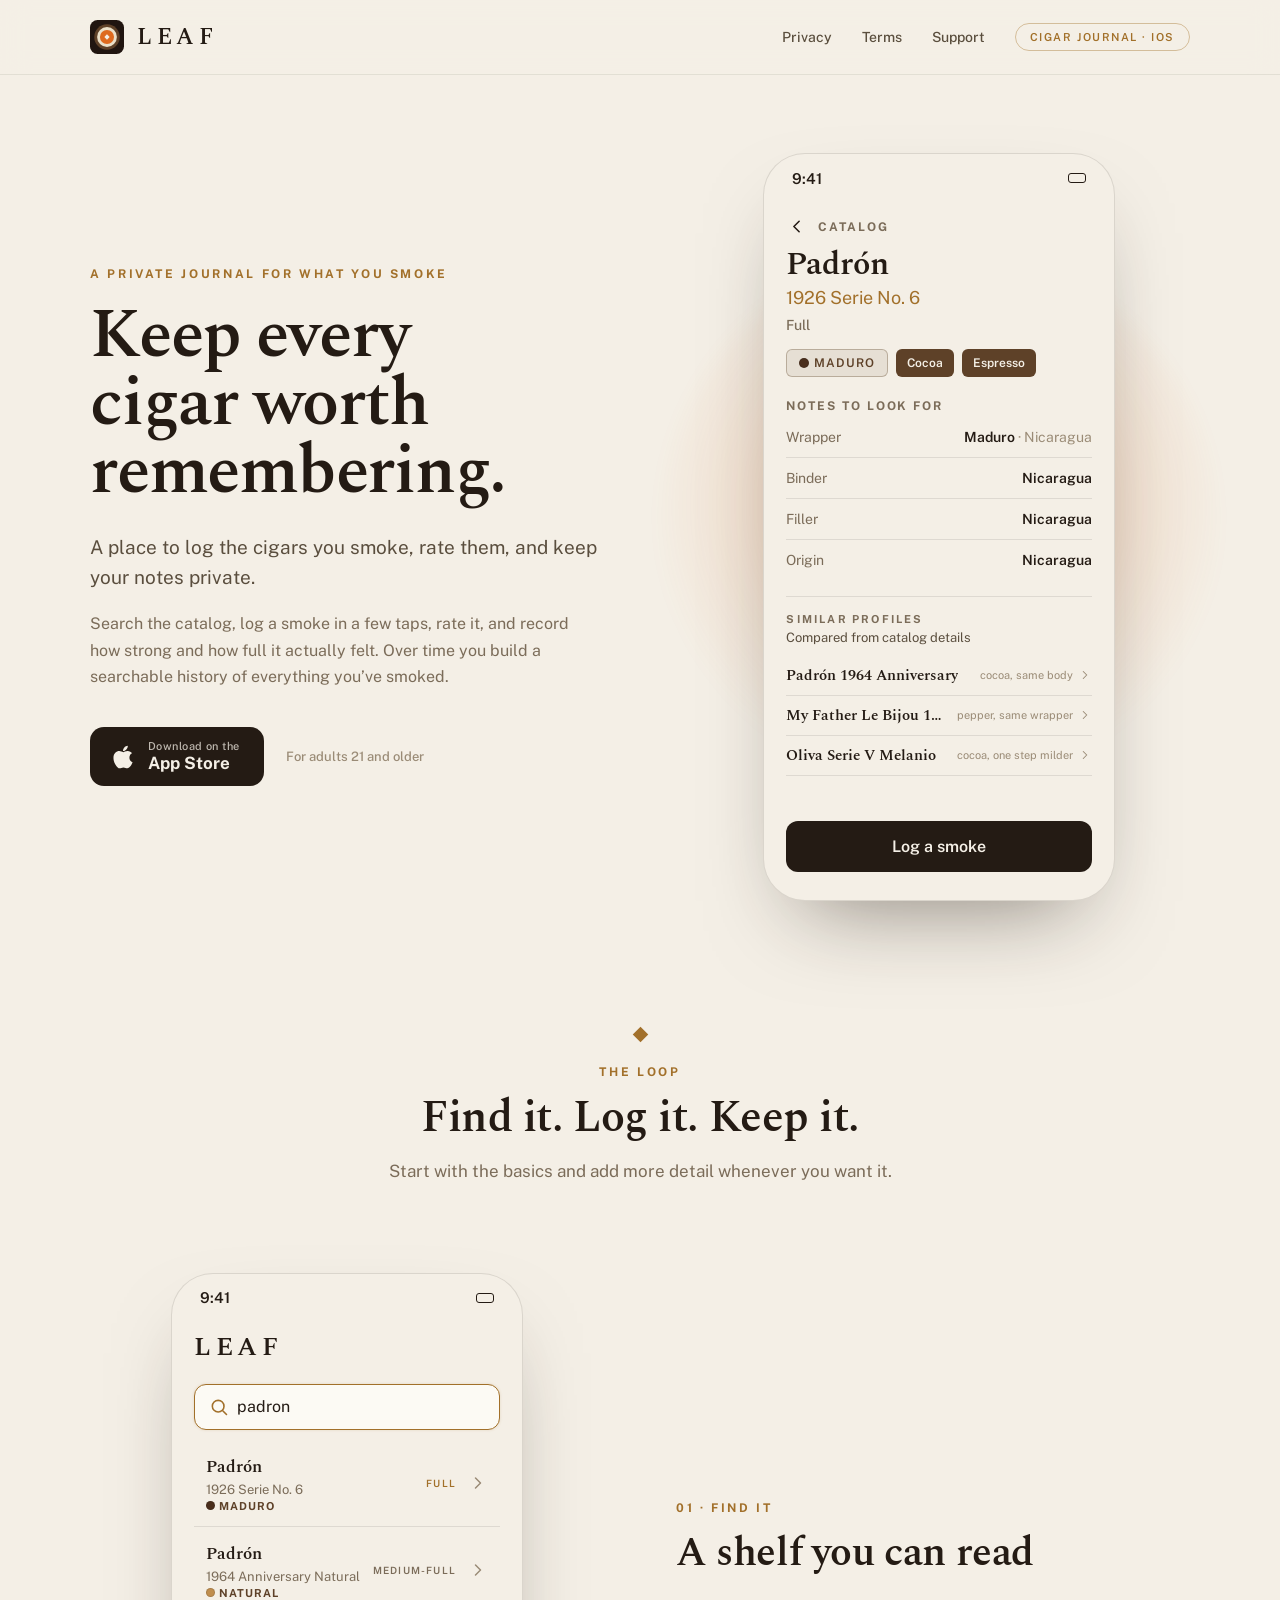
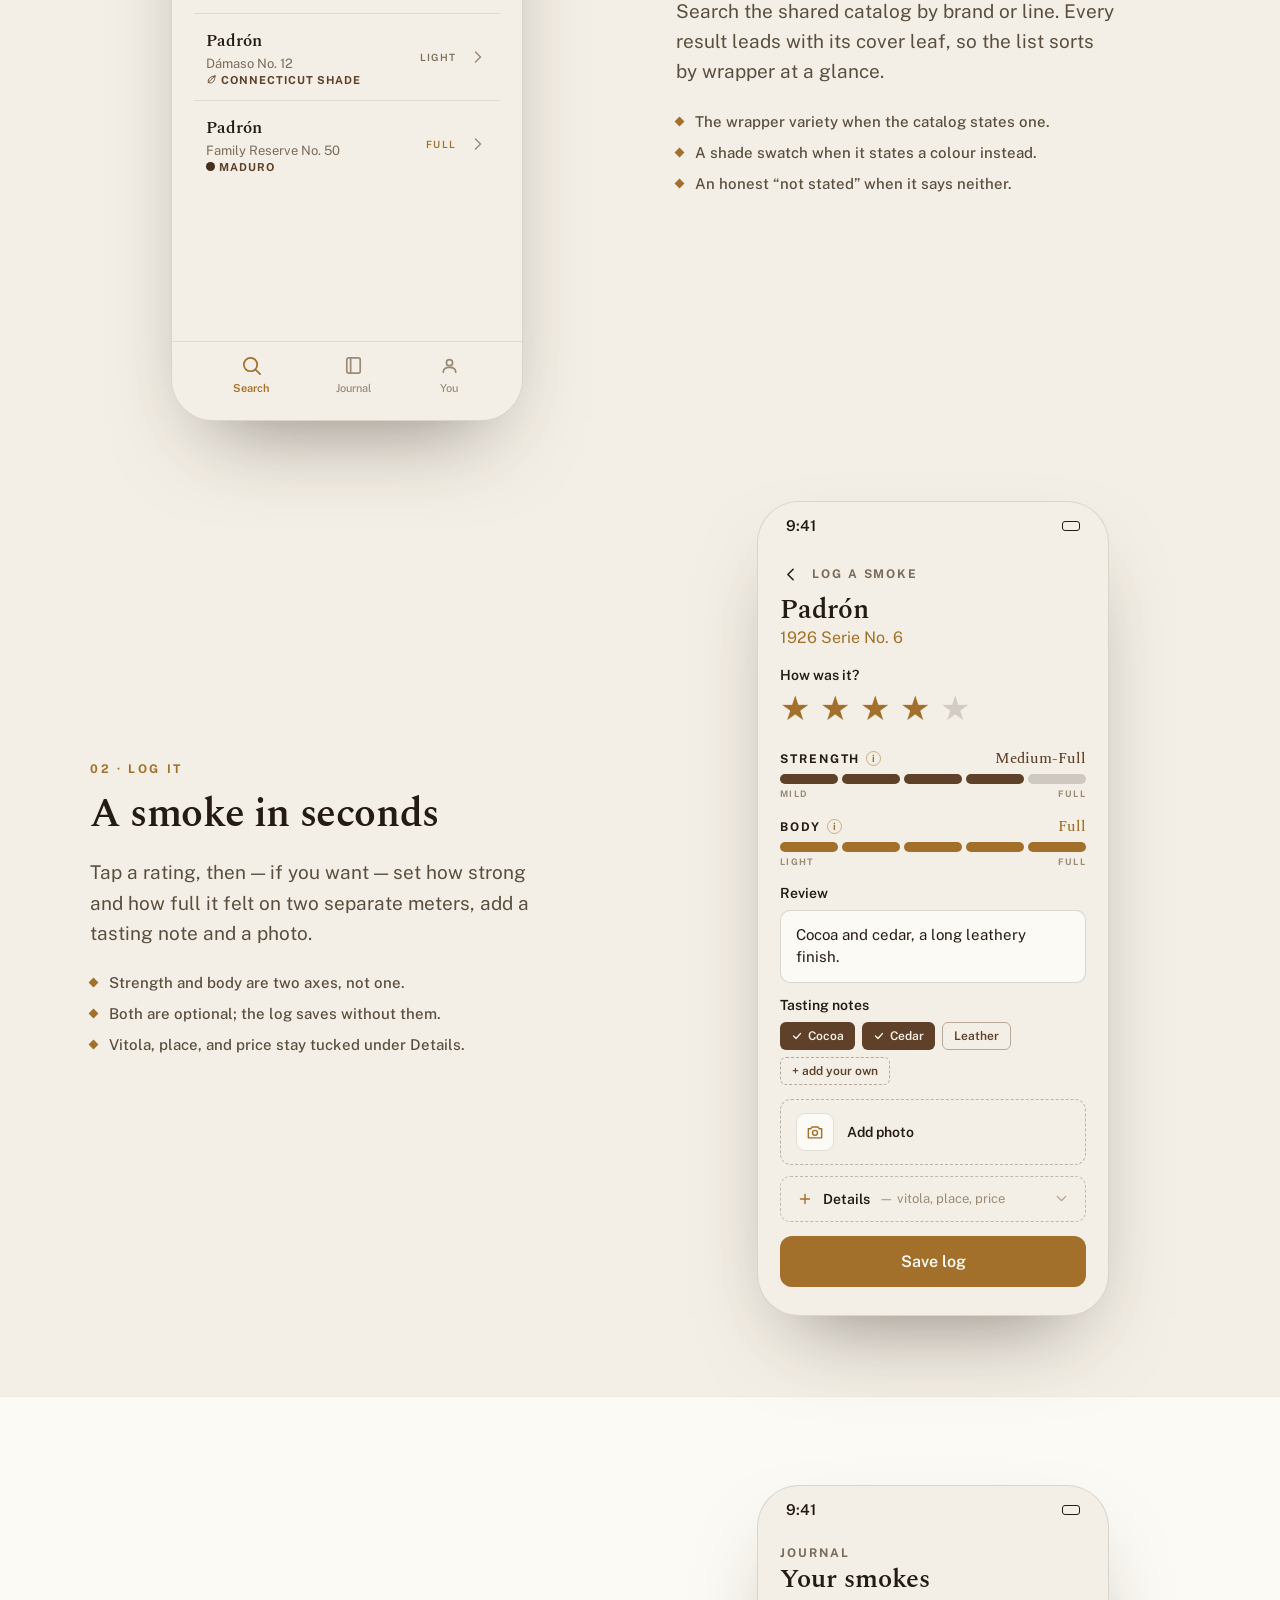
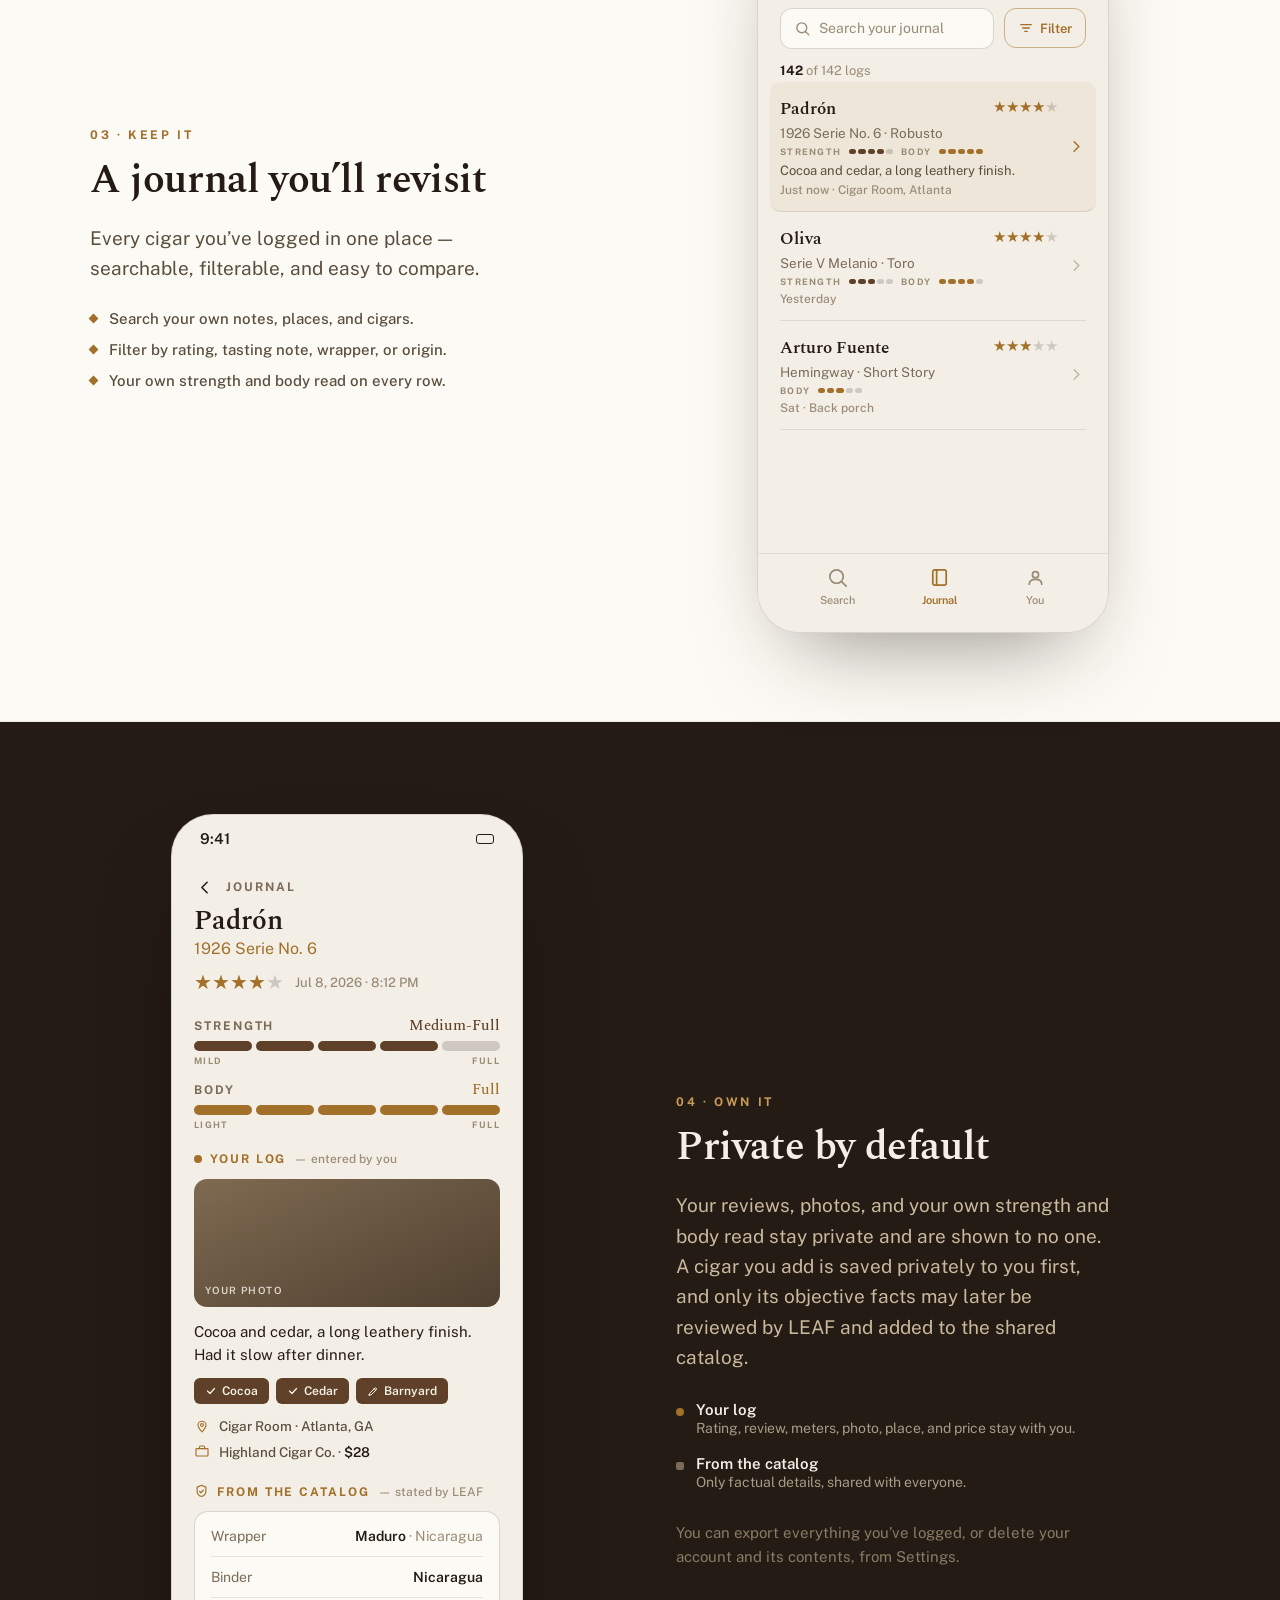
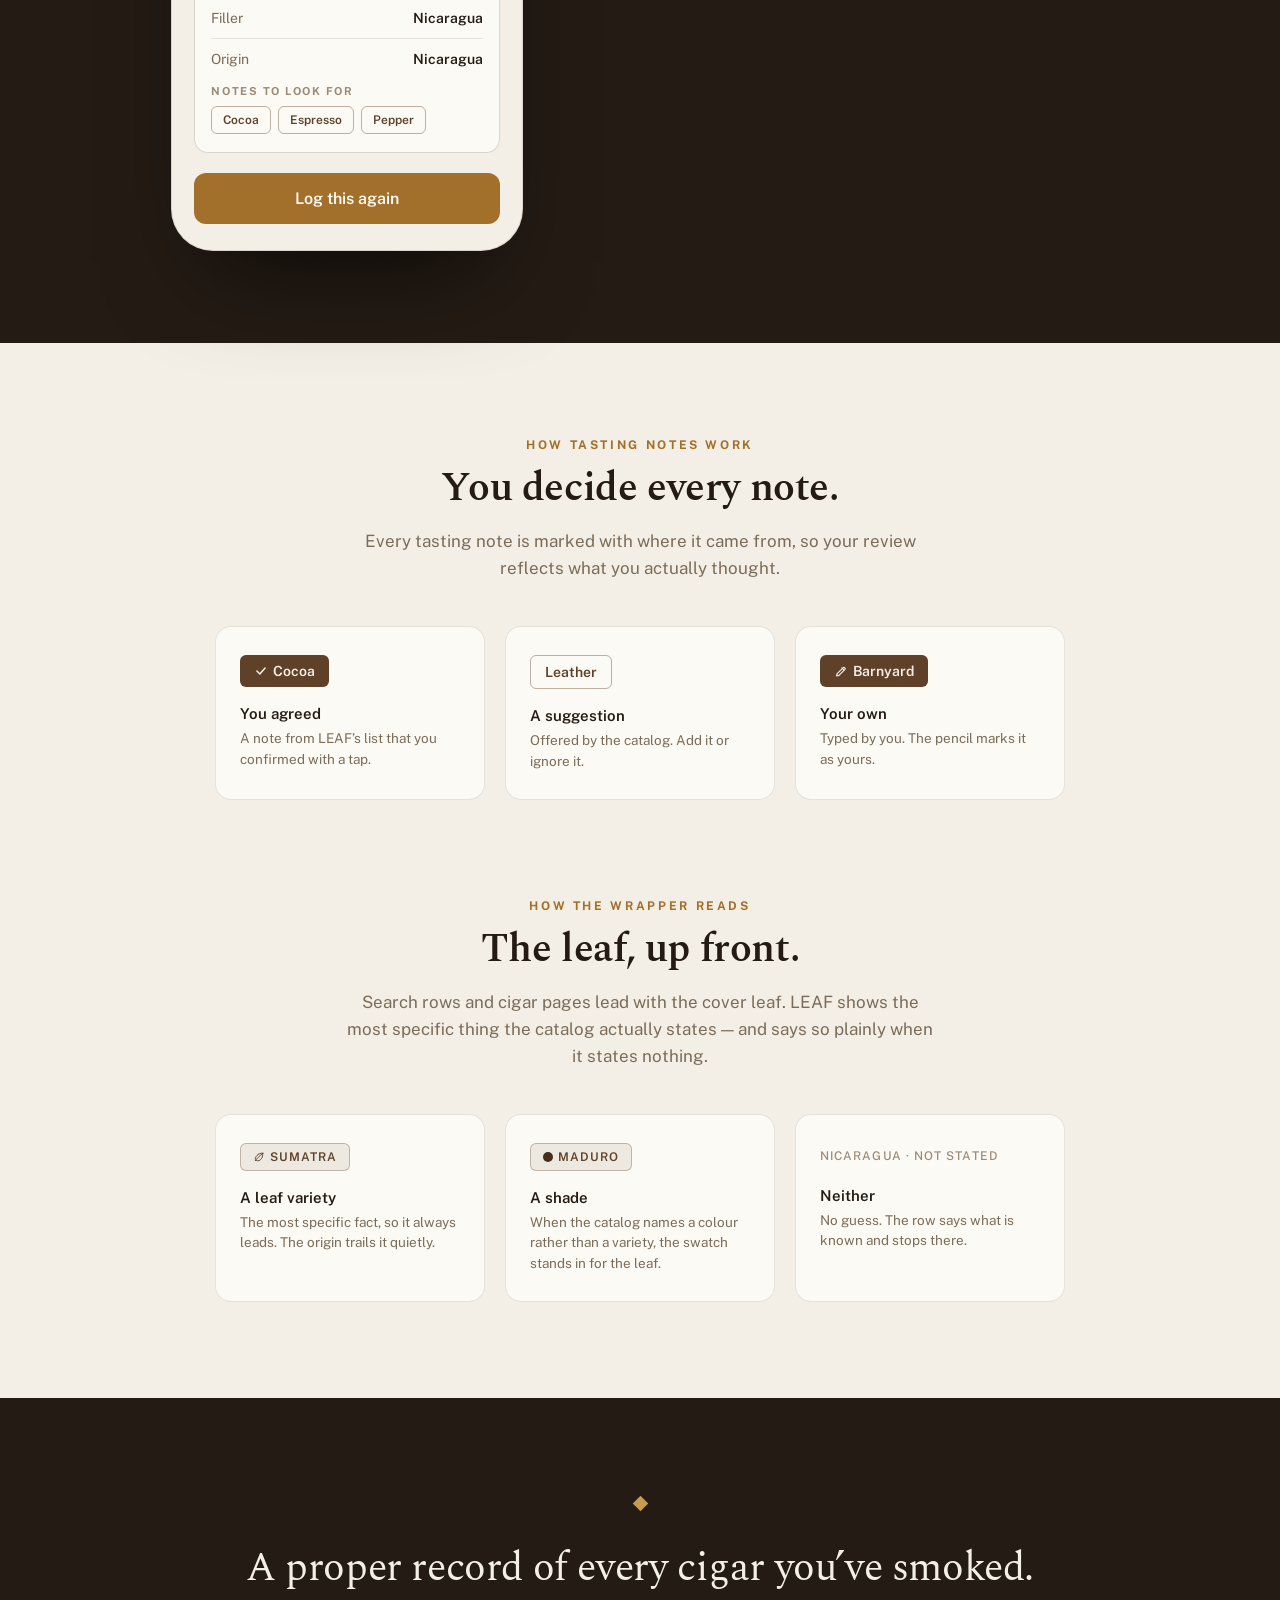
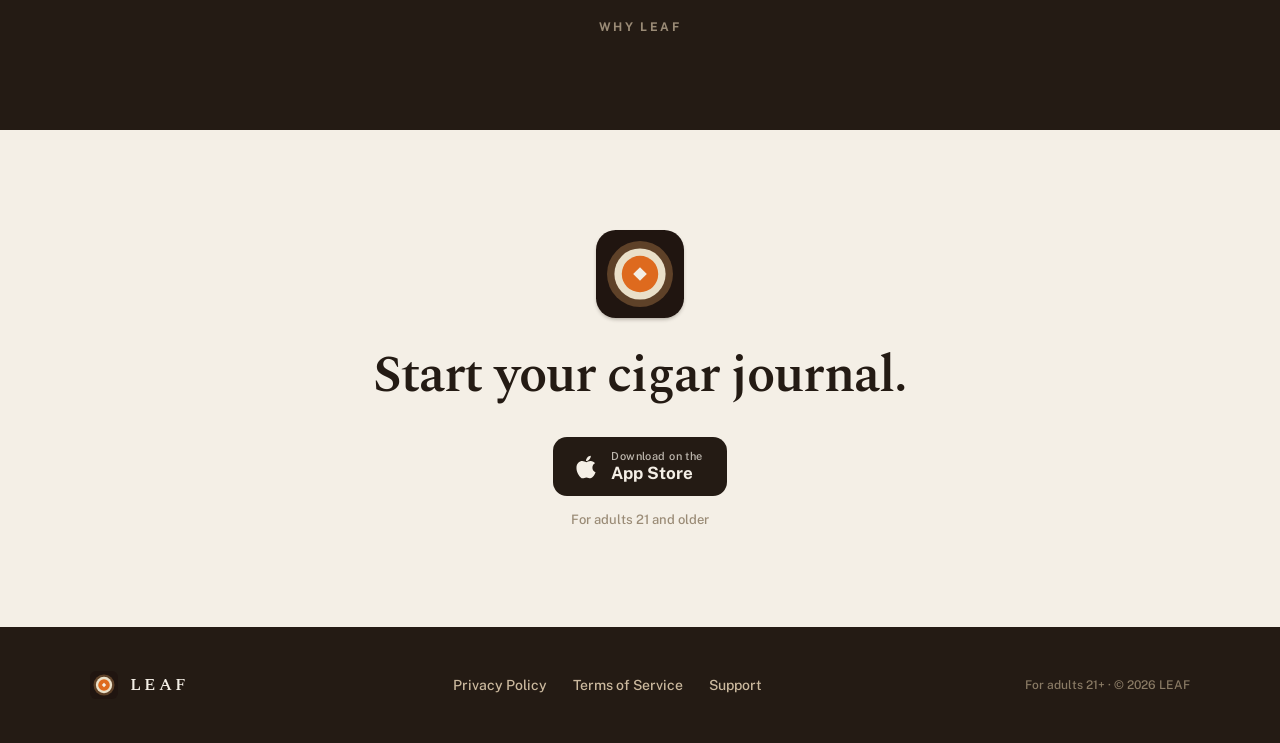
<file: index.html>
<!DOCTYPE html>
<html lang="en">
<head>
<meta charset="utf-8">
<meta name="viewport" content="width=device-width, initial-scale=1">
<title>LEAF Cigar Journal</title>
<link rel="icon" type="image/png" sizes="32x32" href="favicon-32.png">
<link rel="icon" type="image/png" sizes="16x16" href="favicon-16.png">
<link rel="apple-touch-icon" sizes="180x180" href="apple-touch-icon.png">
<meta name="description" content="LEAF is a private iPhone journal for cigars — search the catalog, log what you smoke, rate it, record how strong and how full it felt, and build a searchable history. For adults 21 and older.">
<link rel="preconnect" href="https://fonts.googleapis.com">
<link rel="preconnect" href="https://fonts.gstatic.com" crossorigin>
<link href="https://fonts.googleapis.com/css2?family=Spectral:ital,wght@0,300;0,400;0,500;0,600;0,700;1,400;1,500;1,600&family=Public+Sans:wght@400;500;600;700;800&display=swap" rel="stylesheet">
<script src="pa.js"></script>
<style>
  * { box-sizing: border-box; }
  html, body { margin: 0; padding: 0; }
  body { background:#F4EFE6; -webkit-font-smoothing:antialiased; font-family:'Public Sans',sans-serif; color:#241B14; }
  a { color:#A2702A; text-decoration:none; }
  a:hover { color:#5E4128; }
  ::selection { background: rgba(162,112,42,0.22); }

  .wrap { max-width:1180px; margin:0 auto; padding:0 40px; }
  .eyebrow { font:700 12px/1 'Public Sans',sans-serif; letter-spacing:0.22em; text-transform:uppercase; color:#A2702A; }
  .lead { font:400 19px/1.6 'Public Sans',sans-serif; color:#5A4E3E; }

  .hero-grid { display:grid; grid-template-columns:1.04fr 0.96fr; gap:56px; align-items:center; }
  .feat-grid { display:grid; grid-template-columns:1fr 1fr; gap:72px; align-items:center; }

  /* ---- phone (mirrors the app's Cedar surfaces) ---- */
  .phone { width:352px; min-height:748px; background:#F4EFE6; border-radius:42px; border:1px solid rgba(36,27,20,0.12); box-shadow:0 40px 90px -40px rgba(36,27,20,0.55); overflow:hidden; position:relative; display:flex; flex-direction:column; flex:none; }
  .body { flex:1; padding:6px 22px 0; display:flex; flex-direction:column; min-height:0; }
  .sbar { height:48px; flex:none; display:flex; align-items:center; justify-content:space-between; padding:0 28px; }
  .sbar b { font:600 15px 'Public Sans'; color:#241B14; }
  .batt { width:18px; height:10px; border:1.5px solid #241B14; border-radius:3px; }
  .crumb { font:700 12px 'Public Sans'; letter-spacing:0.16em; text-transform:uppercase; color:#7B6C59; }
  .ovr { font:700 12px 'Public Sans'; letter-spacing:0.16em; text-transform:uppercase; color:#7B6C59; }
  .h1 { font:600 30px/1 'Spectral',serif; color:#241B14; }
  .sub { font:400 16px 'Public Sans'; color:#A2702A; }
  .btn-amber { width:100%; border:none; cursor:pointer; text-decoration:none; background:#A2702A; color:#FCFAF4; font:600 16px 'Public Sans'; padding:16px; border-radius:12px; }
  .btn-ink { width:100%; border:none; cursor:pointer; text-decoration:none; background:#241B14; color:#F4EFE6; font:600 16px 'Public Sans'; padding:16px; border-radius:12px; }
  .tile { display:flex; align-items:center; gap:13px; border:1px dashed rgba(36,27,20,0.28); border-radius:11px; padding:14px 15px; cursor:pointer; }
  .tile .ic { width:44px; height:44px; border-radius:9px; background:#FCFAF4; border:1px solid rgba(36,27,20,0.12); display:flex; align-items:center; justify-content:center; flex:none; }
  .exp { display:flex; align-items:center; justify-content:space-between; border:1px dashed rgba(36,27,20,0.26); border-radius:10px; padding:13px 15px; cursor:pointer; }
  .stars span { font:400 34px/1 'Spectral',serif; color:#A2702A; }
  .stars .off { color:rgba(36,27,20,0.16); }
  .rowstars { font:400 15px 'Spectral',serif; color:#A2702A; }
  .rowstars .off { color:rgba(36,27,20,0.18); }
  .nav { margin:0 -22px; padding:12px 28px 26px; display:flex; align-items:flex-start; justify-content:space-around; border-top:1px solid rgba(36,27,20,0.10); background:#F4EFE6; }
  .ni { display:flex; flex-direction:column; align-items:center; gap:5px; color:#9A8B76; }
  .ni.on { color:#A2702A; }
  .ni span { font:500 11px 'Public Sans'; }
  .ni.on span { font-weight:600; }
  .photofill { background:linear-gradient(155deg,#7f6a51,#4f4030); }

  /* ---- perceived Strength / Body meters (PerceivedMeter) ---- */
  .meter { display:flex; flex-direction:column; gap:4px; }
  .meter-head { display:flex; align-items:baseline; gap:6px; }
  .meter-lab { font:700 12px 'Public Sans'; letter-spacing:0.16em; text-transform:uppercase; color:#7B6C59; }
  .meter-val { font:500 15px 'Spectral',serif; margin-left:auto; }
  .meter-bar { display:flex; gap:4px; }
  .meter-bar i { flex:1; height:10px; border-radius:6px; background:rgba(36,27,20,0.18); }
  .meter-ends { display:flex; justify-content:space-between; font:700 9px 'Public Sans'; letter-spacing:0.14em; text-transform:uppercase; color:#9A8B76; }
  .info { width:15px; height:15px; border-radius:999px; border:1px solid rgba(162,112,42,0.5); color:#A2702A; font:700 10px/13px 'Public Sans'; text-align:center; align-self:center; }
  /* compact journal-row meters (PerceivedMiniMeter) */
  .mini { display:flex; align-items:center; gap:8px; margin-top:5px; }
  .mini b { font:700 9px 'Public Sans'; letter-spacing:0.14em; text-transform:uppercase; color:#9A8B76; }
  .mini .bar { display:flex; gap:2px; width:44px; }
  .mini .bar i { flex:1; height:5px; border-radius:6px; background:rgba(36,27,20,0.18); }

  /* ---- wrapper mark: leaf variety / shade swatch (WrapperChip + search scan line) ---- */
  .wchip { display:inline-flex; align-items:center; gap:5px; background:rgba(94,65,40,0.09); border:1px solid rgba(94,65,40,0.32); border-radius:6px; padding:6px 12px; font:600 12px 'Public Sans'; letter-spacing:0.08em; text-transform:uppercase; color:#5E4128; }
  .swatch { width:10px; height:10px; border-radius:999px; border:1px solid rgba(36,27,20,0.16); flex:none; }
  .scan { display:flex; align-items:center; gap:4px; margin-top:3px; font:700 11px 'Public Sans'; letter-spacing:0.09em; text-transform:uppercase; color:#5E4128; }
  .scan.none { font-weight:500; color:#9A8B76; }
  .scan .swatch { width:9px; height:9px; }
  .badge { font:600 10px 'Public Sans'; letter-spacing:0.12em; color:#7B6C59; flex:none; }
  .badge.full { color:#A2702A; }

  /* ---- flavor chips (FlavorTag) ---- */
  .tag { display:inline-flex; align-items:center; gap:5px; background:#5E4128; color:#F4EFE6; border-radius:6px; padding:6px 11px; font:600 12px 'Public Sans'; }
  .tag.out { background:transparent; color:#5E4128; border:1px solid rgba(94,65,40,0.4); }
  .tag.add { background:transparent; color:#5E4128; border:1px dashed rgba(94,65,40,0.4); }

  /* ---- blend spec rows (BlendSpecRow) ---- */
  .spec { display:flex; justify-content:space-between; align-items:baseline; gap:16px; padding:12px 0; border-top:1px solid rgba(36,27,20,0.10); }
  .spec.first { border-top:none; }
  .spec .l { font:400 14px 'Public Sans'; color:#7B6C59; }
  .spec .v { font:600 14px 'Public Sans'; color:#241B14; text-align:right; }
  .spec .v em { font:400 14px 'Public Sans'; color:#9A8B76; font-style:normal; }

  /* ---- comparison section (ComparisonSection — unframed) ---- */
  .cmp { margin-top:16px; padding-top:16px; border-top:1px solid rgba(36,27,20,0.10); }
  .cmp h4 { margin:0; font:700 11px 'Public Sans'; letter-spacing:0.2em; text-transform:uppercase; color:#7B6C59; }
  .cmp .support { margin:4px 0 0; font:400 13px/1.45 'Public Sans'; color:#5A4E3E; }
  .cmp .row { display:flex; align-items:center; justify-content:space-between; gap:8px; padding:8px 0; border-bottom:1px solid rgba(36,27,20,0.10); }
  .cmp .row .n { font:600 15px 'Spectral',serif; color:#241B14; white-space:nowrap; overflow:hidden; text-overflow:ellipsis; }
  .cmp .row .why { font:400 11px 'Public Sans'; color:#9A8B76; white-space:nowrap; }

  /* ---- explainer cards ---- */
  .cards { margin-top:44px; display:flex; justify-content:center; gap:20px; flex-wrap:wrap; }
  .card { width:270px; background:#FCFAF4; border:1px solid rgba(36,27,20,0.10); border-radius:16px; padding:28px 24px; text-align:left; }
  .card .t { margin-top:18px; font:600 15px 'Public Sans'; color:#241B14; }
  .card .d { margin-top:6px; font:400 13.5px/1.5 'Public Sans'; color:#7B6C59; }

  /* ---- app-store button ---- */
  .appbtn { display:inline-flex; align-items:center; gap:12px; background:#241B14; color:#F4EFE6; border:none; cursor:pointer; text-decoration:none; padding:13px 24px 13px 20px; border-radius:14px; text-align:left; transition:transform .15s ease; }
  .appbtn:hover { transform:translateY(-2px); }
  .appbtn .t1 { display:block; font:500 11px/1.1 'Public Sans'; letter-spacing:0.04em; color:rgba(244,239,230,0.75); }
  .appbtn .t2 { display:block; font:700 17px/1.1 'Public Sans'; color:#F4EFE6; margin-top:2px; }

  .bullets { margin-top:26px; display:flex; flex-direction:column; gap:14px; }
  .bullets div { display:flex; align-items:center; gap:12px; font:500 15px 'Public Sans'; color:#5A4E3E; }
  .bullets i { width:7px; height:7px; background:#A2702A; transform:rotate(45deg); flex:none; }

  @media (max-width:900px){
    .hero-grid, .feat-grid { grid-template-columns:1fr; gap:44px; }
    .feat-media { order:-1; }
    .display-h1 { font-size:46px !important; }
    .wrap { padding:0 26px; }
  }
  .nav-burger { display:none; align-items:center; justify-content:center; width:42px; height:42px; padding:0; border:1px solid rgba(36,27,20,0.16); border-radius:11px; background:#FCFAF4; color:#241B14; cursor:pointer; }
  .nav-menu { border-top:1px solid rgba(36,27,20,0.08); background:#F4EFE6; }
  @media (max-width:560px){
    .nav-links { display:none; }
    .nav-burger { display:flex; }
    .display-h1 { font-size:38px !important; }
    .phone { width:100%; }
    .phone-wrap, .feat-media { width:100%; max-width:352px; margin-left:auto; margin-right:auto; }
    .wrap { padding:0 20px; }
  }
  @media (min-width:561px){ .nav-menu { display:none !important; } }

  /* ---- mobile menu toggle (vanilla) ---- */
  .nav-menu { display:none; }
  header.menu-open .nav-menu { display:block; }
  .nav-burger .ico-close { display:none; }
  header.menu-open .nav-burger .ico-open { display:none; }
  header.menu-open .nav-burger .ico-close { display:flex; }
</style>
</head>
<body>

<div style="overflow:hidden;">

  <!-- ============ NAV ============ -->
  <header style="position:sticky; top:0; z-index:30; background:rgba(244,239,230,0.82); backdrop-filter:blur(14px); -webkit-backdrop-filter:blur(14px); border-bottom:1px solid rgba(36,27,20,0.08);">
    <div class="wrap" style="height:74px; display:flex; align-items:center; justify-content:space-between;">
      <div style="display:flex; align-items:center; gap:13px;">
        <div style="width:34px; height:34px;">
          <div style="width:1024px; height:1024px; transform:scale(0.033203125); transform-origin:0 0; border-radius:22.4%; overflow:hidden; background:#201510; display:flex; align-items:center; justify-content:center;">
            <div style="width:768px; height:768px; border-radius:50%; background:#5E4128; display:flex; align-items:center; justify-content:center;">
              <div style="width:596px; height:596px; border-radius:50%; background:#EAE0C9; display:flex; align-items:center; justify-content:center;">
                <div style="width:424px; height:424px; border-radius:50%; background:#DE6A1E; display:flex; align-items:center; justify-content:center;">
                  <div style="width:112px; height:112px; background:#F4EFE6; transform:rotate(45deg);"></div>
                </div>
              </div>
            </div>
          </div>
        </div>
        <span style="font:600 23px/1 'Spectral',serif; letter-spacing:0.2em; color:#241B14;">LEAF</span>
      </div>
      <nav class="nav-links" style="display:flex; align-items:center; gap:30px;">
        <a href="privacy.html" style="font:500 14px 'Public Sans'; color:#5A4E3E;">Privacy</a>
        <a href="terms.html" style="font:500 14px 'Public Sans'; color:#5A4E3E;">Terms</a>
        <a href="mailto:support@leafcigars.fyi" style="font:500 14px 'Public Sans'; color:#5A4E3E;">Support</a>
        <span class="nav-pill" style="font:600 11px 'Public Sans'; letter-spacing:0.14em; text-transform:uppercase; color:#A2702A; border:1px solid rgba(162,112,42,0.4); border-radius:999px; padding:7px 14px;">Cigar journal · iOS</span>
      </nav>
      <button class="nav-burger" id="navBurger" aria-label="Menu" aria-expanded="false">
        <svg class="ico-open" width="22" height="22" viewBox="0 0 24 24" fill="none" stroke="#241B14" stroke-width="1.9" stroke-linecap="round"><line x1="4" y1="8" x2="20" y2="8"></line><line x1="4" y1="16" x2="20" y2="16"></line></svg>
        <svg class="ico-close" width="22" height="22" viewBox="0 0 24 24" fill="none" stroke="#241B14" stroke-width="1.9" stroke-linecap="round"><line x1="6" y1="6" x2="18" y2="18"></line><line x1="18" y1="6" x2="6" y2="18"></line></svg>
      </button>
    </div>
    <div class="nav-menu" id="navMenu">
      <div class="wrap" style="padding-top:6px; padding-bottom:14px; display:flex; flex-direction:column;">
        <a href="privacy.html" style="font:500 16px 'Public Sans'; color:#241B14; padding:14px 2px; border-bottom:1px solid rgba(36,27,20,0.08);">Privacy</a>
        <a href="terms.html" style="font:500 16px 'Public Sans'; color:#241B14; padding:14px 2px; border-bottom:1px solid rgba(36,27,20,0.08);">Terms</a>
        <a href="mailto:support@leafcigars.fyi" style="font:500 16px 'Public Sans'; color:#241B14; padding:14px 2px;">Support</a>
      </div>
    </div>
  </header>

  <!-- ============ HERO ============ -->
  <section class="wrap" style="padding-top:78px; padding-bottom:104px;">
    <div class="hero-grid">
      <div>
        <div class="eyebrow">A private journal for what you smoke</div>
        <h1 class="display-h1" style="margin:22px 0 0; font:600 68px/1.0 'Spectral',serif; letter-spacing:-0.018em; color:#241B14; text-wrap:balance;">Keep every cigar worth remembering.</h1>
        <p class="lead" style="margin:26px 0 0; max-width:508px;">A place to log the cigars you smoke, rate them, and keep your notes private.</p>
        <p style="margin:18px 0 0; font:400 16px/1.68 'Public Sans'; color:#7B6C59; max-width:496px;">Search the catalog, log a smoke in a few taps, rate it, and record how strong and how full it actually felt. Over time you build a searchable history of everything you’ve smoked.</p>
        <div style="margin-top:36px; display:flex; align-items:center; gap:22px; flex-wrap:wrap;">
          <a class="appbtn" href="https://apps.apple.com/us/app/leaf-cigar-journal/id6790495621" aria-label="Download LEAF on the App Store">
            <svg width="26" height="26" viewBox="0 0 384 512" fill="#F4EFE6"><path d="M318.7 268.7c-.2-36.7 16.4-64.4 50-84.8-18.8-26.9-47.2-41.7-84.7-44.6-35.5-2.8-74.3 20.7-88.5 20.7-15 0-49.4-19.7-76.4-19.7C63.3 141.2 4 184.8 4 273.5q0 39.3 14.4 81.2c12.8 36.7 59 126.7 107.2 125.2 25.2-.6 43-17.9 75.8-17.9 31.8 0 48.3 17.9 76.4 17.9 48.6-.7 90.4-82.5 102.6-119.3-65.2-30.7-61.7-90-61.7-91.9zM262.1 104.5c27.3-32.4 24.8-61.9 24-72.5-24.1 1.4-52 16.4-67.9 34.9-17.5 19.8-27.8 44.3-25.6 71.9 26.1 2 49.9-11.4 69.5-34.3z"></path></svg>
            <span><span class="t1">Download on the</span><span class="t2">App Store</span></span>
          </a>
          <span style="font:500 13px 'Public Sans'; color:#9A8B76;">For adults 21 and older</span>
        </div>
      </div>
      <div class="feat-media" style="position:relative; display:flex; justify-content:center; align-items:center;">
        <div style="position:absolute; width:560px; height:560px; border-radius:50%; background:radial-gradient(circle at 50% 46%, rgba(222,106,30,0.30) 0%, rgba(222,106,30,0.12) 42%, rgba(222,106,30,0) 70%); filter:blur(8px); z-index:0;"></div>
        <div class="phone-wrap" style="position:relative; z-index:1;">
          <!-- Catalog · cigar detail -->
          <div class="phone"><div class="sbar"><b>9:41</b><span class="batt"></span></div>
            <div class="body">
              <div style="display:flex; align-items:center; gap:11px; padding:8px 0 12px;"><svg width="21" height="21" viewBox="0 0 24 24" fill="none" stroke="#241B14" stroke-width="1.8" stroke-linecap="round" stroke-linejoin="round"><path d="M15 6l-6 6 6 6"></path></svg><span class="crumb">Catalog</span></div>
              <div style="flex:1;">
                <div class="h1" style="font-size:32px;">Padrón</div>
                <div class="sub" style="margin-top:6px; font-size:18px;">1926 Serie No. 6</div>
                <div style="margin-top:9px; font:500 14px 'Public Sans'; color:#7B6C59;">Full</div>
                <div style="margin-top:16px; display:flex; flex-wrap:wrap; gap:8px;">
                  <span class="wchip"><span class="swatch" style="background:#4A2E1C;"></span>Maduro</span>
                  <span class="tag">Cocoa</span><span class="tag">Espresso</span>
                </div>
                <div class="ovr" style="margin-top:22px;">Notes to look for</div>
                <div style="margin-top:4px;">
                  <div class="spec first"><span class="l">Wrapper</span><span class="v">Maduro <em>· Nicaragua</em></span></div>
                  <div class="spec"><span class="l">Binder</span><span class="v">Nicaragua</span></div>
                  <div class="spec"><span class="l">Filler</span><span class="v">Nicaragua</span></div>
                  <div class="spec"><span class="l">Origin</span><span class="v">Nicaragua</span></div>
                </div>
                <div class="cmp">
                  <h4>Similar profiles</h4>
                  <p class="support">Compared from catalog details</p>
                  <div style="margin-top:8px;">
                    <div class="row"><span class="n">Padrón 1964 Anniversary</span><span style="display:flex; align-items:center; gap:5px;"><span class="why">cocoa, same body</span><svg width="14" height="14" viewBox="0 0 24 24" fill="none" stroke="#9A8B76" stroke-width="1.8" stroke-linecap="round" stroke-linejoin="round"><path d="M9 6l6 6-6 6"></path></svg></span></div>
                    <div class="row"><span class="n">My Father Le Bijou 1922</span><span style="display:flex; align-items:center; gap:5px;"><span class="why">pepper, same wrapper</span><svg width="14" height="14" viewBox="0 0 24 24" fill="none" stroke="#9A8B76" stroke-width="1.8" stroke-linecap="round" stroke-linejoin="round"><path d="M9 6l6 6-6 6"></path></svg></span></div>
                    <div class="row"><span class="n">Oliva Serie V Melanio</span><span style="display:flex; align-items:center; gap:5px;"><span class="why">cocoa, one step milder</span><svg width="14" height="14" viewBox="0 0 24 24" fill="none" stroke="#9A8B76" stroke-width="1.8" stroke-linecap="round" stroke-linejoin="round"><path d="M9 6l6 6-6 6"></path></svg></span></div>
                  </div>
                </div>
              </div>
              <div style="padding:18px 0 28px;"><button class="btn-ink">Log a smoke</button></div>
            </div>
          </div>
        </div>
      </div>
    </div>
  </section>

  <!-- ============ LOOP INTRO ============ -->
  <section class="wrap" style="padding:20px 40px 8px; text-align:center;">
    <span style="display:inline-block; width:11px; height:11px; background:#A2702A; transform:rotate(45deg);"></span>
    <div class="eyebrow" style="margin-top:22px;">The loop</div>
    <h2 style="margin:16px auto 0; max-width:760px; font:600 44px/1.08 'Spectral',serif; letter-spacing:-0.01em; color:#241B14; text-wrap:balance;">Find it. Log it. Keep it.</h2>
    <p style="margin:16px auto 0; max-width:560px; font:400 17px/1.6 'Public Sans'; color:#7B6C59;">Start with the basics and add more detail whenever you want it.</p>
  </section>

  <!-- ============ FEATURE 1 · FIND IT ============ -->
  <section class="wrap" style="padding:80px 40px 40px;">
    <div class="feat-grid">
      <div class="feat-media" style="display:flex; justify-content:center;">
        <!-- Search -->
        <div class="phone"><div class="sbar"><b>9:41</b><span class="batt"></span></div>
          <div class="body">
            <div style="display:flex; align-items:center; justify-content:space-between; padding-top:6px;">
              <span style="font:600 26px/1 'Spectral',serif; letter-spacing:0.18em; color:#241B14;">LEAF</span>
            </div>
            <div style="margin-top:24px; display:flex; align-items:center; gap:8px; background:#FCFAF4; border:1.5px solid #A2702A; border-radius:12px; padding:12px 14px; box-shadow:0 0 3px rgba(162,112,42,0.18);">
              <svg width="20" height="20" viewBox="0 0 24 24" fill="none" stroke="#A2702A" stroke-width="1.9" stroke-linecap="round"><circle cx="11" cy="11" r="7"></circle><line x1="16.5" y1="16.5" x2="21" y2="21"></line></svg>
              <span style="font:400 16px 'Public Sans'; color:#241B14;">padron</span>
            </div>
            <div style="flex:1; margin-top:10px;">
              <div style="display:flex; align-items:center; gap:12px; padding:14px 12px;">
                <div style="flex:1;">
                  <div style="font:600 17px 'Spectral',serif; color:#241B14;">Padrón</div>
                  <div style="margin-top:2px; font:400 13px 'Public Sans'; color:#7B6C59;">1926 Serie No. 6</div>
                  <div class="scan"><span class="swatch" style="background:#4A2E1C;"></span>Maduro</div>
                </div>
                <span class="badge full">FULL</span>
                <svg width="20" height="20" viewBox="0 0 24 24" fill="none" stroke="#9A8B76" stroke-width="1.8" stroke-linecap="round" stroke-linejoin="round"><path d="M9 6l6 6-6 6"></path></svg>
              </div>
              <div style="height:1px; background:rgba(36,27,20,0.10);"></div>
              <div style="display:flex; align-items:center; gap:12px; padding:14px 12px;">
                <div style="flex:1;">
                  <div style="font:600 17px 'Spectral',serif; color:#241B14;">Padrón</div>
                  <div style="margin-top:2px; font:400 13px 'Public Sans'; color:#7B6C59;">1964 Anniversary Natural</div>
                  <div class="scan"><span class="swatch" style="background:#C08E4E;"></span>Natural</div>
                </div>
                <span class="badge">MEDIUM-FULL</span>
                <svg width="20" height="20" viewBox="0 0 24 24" fill="none" stroke="#9A8B76" stroke-width="1.8" stroke-linecap="round" stroke-linejoin="round"><path d="M9 6l6 6-6 6"></path></svg>
              </div>
              <div style="height:1px; background:rgba(36,27,20,0.10);"></div>
              <div style="display:flex; align-items:center; gap:12px; padding:14px 12px;">
                <div style="flex:1;">
                  <div style="font:600 17px 'Spectral',serif; color:#241B14;">Padrón</div>
                  <div style="margin-top:2px; font:400 13px 'Public Sans'; color:#7B6C59;">Dámaso No. 12</div>
                  <div class="scan"><svg width="11" height="11" viewBox="0 0 24 24" fill="none" stroke="#5E4128" stroke-width="2" stroke-linecap="round" stroke-linejoin="round"><path d="M19.5 4.5c.5 8-3.5 15-10 15-2.5 0-4.5-1.5-5-4C6 8.5 12 4 19.5 4.5Z"></path><path d="M4.5 19.5C8 15 13 10 19.5 4.5"></path></svg>Connecticut Shade</div>
                </div>
                <span class="badge">LIGHT</span>
                <svg width="20" height="20" viewBox="0 0 24 24" fill="none" stroke="#9A8B76" stroke-width="1.8" stroke-linecap="round" stroke-linejoin="round"><path d="M9 6l6 6-6 6"></path></svg>
              </div>
              <div style="height:1px; background:rgba(36,27,20,0.10);"></div>
              <div style="display:flex; align-items:center; gap:12px; padding:14px 12px;">
                <div style="flex:1;">
                  <div style="font:600 17px 'Spectral',serif; color:#241B14;">Padrón</div>
                  <div style="margin-top:2px; font:400 13px 'Public Sans'; color:#7B6C59;">Family Reserve No. 50</div>
                  <div class="scan"><span class="swatch" style="background:#4A2E1C;"></span>Maduro</div>
                </div>
                <span class="badge full">FULL</span>
                <svg width="20" height="20" viewBox="0 0 24 24" fill="none" stroke="#9A8B76" stroke-width="1.8" stroke-linecap="round" stroke-linejoin="round"><path d="M9 6l6 6-6 6"></path></svg>
              </div>
            </div>
            <div class="nav"><div class="ni on"><svg width="23" height="23" viewBox="0 0 24 24" fill="none" stroke="currentColor" stroke-width="1.8" stroke-linecap="round"><circle cx="11" cy="11" r="7"></circle><line x1="16.5" y1="16.5" x2="21" y2="21"></line></svg><span>Search</span></div><div class="ni"><svg width="23" height="23" viewBox="0 0 24 24" fill="none" stroke="currentColor" stroke-width="1.8" stroke-linecap="round"><rect x="5" y="4" width="14" height="16" rx="2"></rect><line x1="9" y1="4" x2="9" y2="20"></line></svg><span>Journal</span></div><div class="ni"><svg width="23" height="23" viewBox="0 0 24 24" fill="none" stroke="currentColor" stroke-width="1.8" stroke-linecap="round"><circle cx="12" cy="9" r="3.2"></circle><path d="M5.5 19c0-3.4 2.9-5 6.5-5s6.5 1.6 6.5 5"></path></svg><span>You</span></div></div>
          </div>
        </div>
      </div>
      <div>
        <div class="eyebrow">01 · Find it</div>
        <h3 style="margin:18px 0 0; font:600 40px/1.1 'Spectral',serif; letter-spacing:-0.01em; color:#241B14;">A shelf you can read</h3>
        <p class="lead" style="margin:20px 0 0; max-width:440px;">Search the shared catalog by brand or line. Every result leads with its cover leaf, so the list sorts by wrapper at a glance.</p>
        <div class="bullets">
          <div><i></i><span>The wrapper variety when the catalog states one.</span></div>
          <div><i></i><span>A shade swatch when it states a colour instead.</span></div>
          <div><i></i><span>An honest “not stated” when it says neither.</span></div>
        </div>
      </div>
    </div>
  </section>

  <!-- ============ FEATURE 2 · LOG IT ============ -->
  <section class="wrap" style="padding:40px 40px 80px;">
    <div class="feat-grid">
      <div>
        <div class="eyebrow">02 · Log it</div>
        <h3 style="margin:18px 0 0; font:600 40px/1.1 'Spectral',serif; letter-spacing:-0.01em; color:#241B14;">A smoke in seconds</h3>
        <p class="lead" style="margin:20px 0 0; max-width:440px;">Tap a rating, then — if you want — set how strong and how full it felt on two separate meters, add a tasting note and a photo.</p>
        <div class="bullets">
          <div><i></i><span>Strength and body are two axes, not one.</span></div>
          <div><i></i><span>Both are optional; the log saves without them.</span></div>
          <div><i></i><span>Vitola, place, and price stay tucked under Details.</span></div>
        </div>
      </div>
      <div class="feat-media" style="display:flex; justify-content:center;">
        <!-- Log a smoke -->
        <div class="phone"><div class="sbar"><b>9:41</b><span class="batt"></span></div>
          <div class="body">
            <div style="display:flex; align-items:center; gap:11px; padding:8px 0 12px;"><svg width="21" height="21" viewBox="0 0 24 24" fill="none" stroke="#241B14" stroke-width="1.8" stroke-linecap="round" stroke-linejoin="round"><path d="M15 6l-6 6 6 6"></path></svg><span class="crumb">Log a smoke</span></div>
            <div class="h1" style="font-size:27px;">Padrón</div>
            <div class="sub" style="margin-top:4px;">1926 Serie No. 6</div>
            <div style="margin-top:20px; font:600 14px 'Public Sans'; color:#241B14;">How was it?</div>
            <div class="stars" style="margin-top:10px; display:flex; gap:10px;"><span>★</span><span>★</span><span>★</span><span>★</span><span class="off">★</span></div>

            <div style="margin-top:20px; display:flex; flex-direction:column; gap:16px;">
              <div class="meter">
                <div class="meter-head"><span class="meter-lab" style="color:#241B14;">Strength</span><span class="info">i</span><span class="meter-val" style="color:#5E4128;">Medium-Full</span></div>
                <div class="meter-bar"><i style="background:#5E4128;"></i><i style="background:#5E4128;"></i><i style="background:#5E4128;"></i><i style="background:#5E4128;"></i><i></i></div>
                <div class="meter-ends"><span>Mild</span><span>Full</span></div>
              </div>
              <div class="meter">
                <div class="meter-head"><span class="meter-lab" style="color:#241B14;">Body</span><span class="info">i</span><span class="meter-val" style="color:#A2702A;">Full</span></div>
                <div class="meter-bar"><i style="background:#A2702A;"></i><i style="background:#A2702A;"></i><i style="background:#A2702A;"></i><i style="background:#A2702A;"></i><i style="background:#A2702A;"></i></div>
                <div class="meter-ends"><span>Light</span><span>Full</span></div>
              </div>
            </div>

            <div style="margin-top:18px; font:600 14px 'Public Sans'; color:#241B14;">Review</div>
            <div style="margin-top:9px; background:#FCFAF4; border:1px solid rgba(36,27,20,0.16); border-radius:10px; padding:13px 15px; min-height:58px; font:400 15px/1.5 'Public Sans'; color:#241B14;">Cocoa and cedar, a long leathery finish.</div>
            <div style="margin-top:14px; font:600 14px 'Public Sans'; color:#241B14;">Tasting notes</div>
            <div style="margin-top:9px; display:flex; flex-wrap:wrap; gap:7px;">
              <span class="tag"><svg width="12" height="12" viewBox="0 0 24 24" fill="none" stroke="#F4EFE6" stroke-width="2.6" stroke-linecap="round" stroke-linejoin="round"><path d="M5 12l5 5L19 7"></path></svg>Cocoa</span>
              <span class="tag"><svg width="12" height="12" viewBox="0 0 24 24" fill="none" stroke="#F4EFE6" stroke-width="2.6" stroke-linecap="round" stroke-linejoin="round"><path d="M5 12l5 5L19 7"></path></svg>Cedar</span>
              <span class="tag out">Leather</span>
              <span class="tag add">+ add your own</span>
            </div>
            <div style="margin-top:14px; display:flex; flex-direction:column; gap:11px;">
              <div class="tile" style="padding:13px 15px;"><div class="ic" style="width:38px; height:38px;"><svg width="20" height="20" viewBox="0 0 24 24" fill="none" stroke="#A2702A" stroke-width="1.7" stroke-linecap="round" stroke-linejoin="round"><path d="M4 8h3l1.5-2h7L17 8h3v11H4z"></path><circle cx="12" cy="13" r="3"></circle></svg></div><div style="font:600 14px 'Public Sans'; color:#241B14;">Add photo</div></div>
              <div class="exp"><div style="display:flex; align-items:center; gap:9px;"><svg width="18" height="18" viewBox="0 0 24 24" fill="none" stroke="#A2702A" stroke-width="1.9" stroke-linecap="round"><line x1="12" y1="6" x2="12" y2="18"></line><line x1="6" y1="12" x2="18" y2="12"></line></svg><span style="font:600 14px 'Public Sans'; color:#241B14;">Details</span><span style="font:400 13px 'Public Sans'; color:#9A8B76;">— vitola, place, price</span></div><svg width="17" height="17" viewBox="0 0 24 24" fill="none" stroke="#B29B7C" stroke-width="1.8" stroke-linecap="round" stroke-linejoin="round"><path d="M6 9l6 6 6-6"></path></svg></div>
            </div>
            <div style="flex:1;"></div>
            <div style="padding:14px 0 28px;"><button class="btn-amber">Save log</button></div>
          </div>
        </div>
      </div>
    </div>
  </section>

  <!-- ============ FEATURE 3 · KEEP IT ============ -->
  <section style="background:#FCFAF4; border-top:1px solid rgba(36,27,20,0.07); border-bottom:1px solid rgba(36,27,20,0.07);">
    <div class="wrap" style="padding:88px 40px;">
      <div class="feat-grid">
        <div>
          <div class="eyebrow">03 · Keep it</div>
          <h3 style="margin:18px 0 0; font:600 40px/1.1 'Spectral',serif; letter-spacing:-0.01em; color:#241B14;">A journal you’ll revisit</h3>
          <p class="lead" style="margin:20px 0 0; max-width:440px;">Every cigar you’ve logged in one place — searchable, filterable, and easy to compare.</p>
          <div class="bullets">
            <div><i></i><span>Search your own notes, places, and cigars.</span></div>
            <div><i></i><span>Filter by rating, tasting note, wrapper, or origin.</span></div>
            <div><i></i><span>Your own strength and body read on every row.</span></div>
          </div>
        </div>
        <div class="feat-media" style="display:flex; justify-content:center;">
          <!-- Journal list -->
          <div class="phone"><div class="sbar"><b>9:41</b><span class="batt"></span></div>
            <div class="body">
              <div style="padding-top:6px;">
                <div class="crumb">Journal</div>
                <div style="margin-top:6px; font:600 26px/1 'Spectral',serif; color:#241B14;">Your smokes</div>
              </div>
              <div style="margin-top:16px; display:flex; align-items:center; gap:10px;">
                <div style="flex:1; display:flex; align-items:center; gap:8px; background:#FCFAF4; border:1px solid rgba(36,27,20,0.16); border-radius:12px; padding:11px 13px;">
                  <svg width="17" height="17" viewBox="0 0 24 24" fill="none" stroke="#9A8B76" stroke-width="1.9" stroke-linecap="round"><circle cx="11" cy="11" r="7"></circle><line x1="16.5" y1="16.5" x2="21" y2="21"></line></svg>
                  <span style="font:400 14px 'Public Sans'; color:#9A8B76;">Search your journal</span>
                </div>
                <div style="display:flex; align-items:center; gap:6px; border:1px solid rgba(162,112,42,0.5); border-radius:12px; padding:11px 13px;">
                  <svg width="16" height="16" viewBox="0 0 24 24" fill="none" stroke="#A2702A" stroke-width="1.9" stroke-linecap="round"><line x1="4" y1="7" x2="20" y2="7"></line><line x1="7" y1="12" x2="17" y2="12"></line><line x1="10" y1="17" x2="14" y2="17"></line></svg>
                  <span style="font:600 13px 'Public Sans'; color:#A2702A;">Filter</span>
                </div>
              </div>
              <div style="margin-top:14px; font:400 13px 'Public Sans'; color:#9A8B76;"><span style="font-weight:700; color:#241B14;">142</span> of 142 logs</div>
              <div style="flex:1; margin-top:4px;">
                <div style="display:flex; align-items:center; gap:9px; padding:14px 10px; margin:0 -10px; background:rgba(162,112,42,0.07); border-radius:11px; border-bottom:1px solid rgba(36,27,20,0.10);">
                  <div style="flex:1;">
                    <div style="display:flex; justify-content:space-between;"><span style="font:600 17px 'Spectral',serif; color:#241B14;">Padrón</span><span class="rowstars">★★★★<span class="off">★</span></span></div>
                    <div style="margin-top:3px; font:400 13.5px 'Public Sans'; color:#7B6C59;">1926 Serie No. 6 · Robusto</div>
                    <div class="mini"><b>Strength</b><span class="bar"><i style="background:#5E4128;"></i><i style="background:#5E4128;"></i><i style="background:#5E4128;"></i><i style="background:#5E4128;"></i><i></i></span><b>Body</b><span class="bar"><i style="background:#A2702A;"></i><i style="background:#A2702A;"></i><i style="background:#A2702A;"></i><i style="background:#A2702A;"></i><i style="background:#A2702A;"></i></span></div>
                    <div style="margin-top:6px; font:400 13px 'Public Sans'; color:#5A4E3E;">Cocoa and cedar, a long leathery finish.</div>
                    <div style="margin-top:5px; font:500 12px 'Public Sans'; color:#9A8B76;">Just now · Cigar Room, Atlanta</div>
                  </div>
                  <svg width="19" height="19" viewBox="0 0 24 24" fill="none" stroke="#A2702A" stroke-width="1.8" stroke-linecap="round" stroke-linejoin="round"><path d="M9 6l6 6-6 6"></path></svg>
                </div>
                <div style="display:flex; align-items:center; gap:9px; padding:14px 0; border-bottom:1px solid rgba(36,27,20,0.10);">
                  <div style="flex:1;">
                    <div style="display:flex; justify-content:space-between;"><span style="font:600 17px 'Spectral',serif; color:#241B14;">Oliva</span><span class="rowstars">★★★★<span class="off">★</span></span></div>
                    <div style="margin-top:3px; font:400 13.5px 'Public Sans'; color:#7B6C59;">Serie V Melanio · Toro</div>
                    <div class="mini"><b>Strength</b><span class="bar"><i style="background:#5E4128;"></i><i style="background:#5E4128;"></i><i style="background:#5E4128;"></i><i></i><i></i></span><b>Body</b><span class="bar"><i style="background:#A2702A;"></i><i style="background:#A2702A;"></i><i style="background:#A2702A;"></i><i style="background:#A2702A;"></i><i></i></span></div>
                    <div style="margin-top:5px; font:500 12px 'Public Sans'; color:#9A8B76;">Yesterday</div>
                  </div>
                  <svg width="19" height="19" viewBox="0 0 24 24" fill="none" stroke="#C0B4A2" stroke-width="1.8" stroke-linecap="round" stroke-linejoin="round"><path d="M9 6l6 6-6 6"></path></svg>
                </div>
                <div style="display:flex; align-items:center; gap:9px; padding:14px 0; border-bottom:1px solid rgba(36,27,20,0.10);">
                  <div style="flex:1;">
                    <div style="display:flex; justify-content:space-between;"><span style="font:600 17px 'Spectral',serif; color:#241B14;">Arturo Fuente</span><span class="rowstars">★★★<span class="off">★★</span></span></div>
                    <div style="margin-top:3px; font:400 13.5px 'Public Sans'; color:#7B6C59;">Hemingway · Short Story</div>
                    <div class="mini"><b>Body</b><span class="bar"><i style="background:#A2702A;"></i><i style="background:#A2702A;"></i><i style="background:#A2702A;"></i><i></i><i></i></span></div>
                    <div style="margin-top:5px; font:500 12px 'Public Sans'; color:#9A8B76;">Sat · Back porch</div>
                  </div>
                  <svg width="19" height="19" viewBox="0 0 24 24" fill="none" stroke="#C0B4A2" stroke-width="1.8" stroke-linecap="round" stroke-linejoin="round"><path d="M9 6l6 6-6 6"></path></svg>
                </div>
              </div>
              <div class="nav"><div class="ni"><svg width="23" height="23" viewBox="0 0 24 24" fill="none" stroke="currentColor" stroke-width="1.8" stroke-linecap="round"><circle cx="11" cy="11" r="7"></circle><line x1="16.5" y1="16.5" x2="21" y2="21"></line></svg><span>Search</span></div><div class="ni on"><svg width="23" height="23" viewBox="0 0 24 24" fill="none" stroke="currentColor" stroke-width="1.8" stroke-linecap="round"><rect x="5" y="4" width="14" height="16" rx="2"></rect><line x1="9" y1="4" x2="9" y2="20"></line></svg><span>Journal</span></div><div class="ni"><svg width="23" height="23" viewBox="0 0 24 24" fill="none" stroke="currentColor" stroke-width="1.8" stroke-linecap="round"><circle cx="12" cy="9" r="3.2"></circle><path d="M5.5 19c0-3.4 2.9-5 6.5-5s6.5 1.6 6.5 5"></path></svg><span>You</span></div></div>
            </div>
          </div>
        </div>
      </div>
    </div>
  </section>

  <!-- ============ FEATURE 4 · OWN IT (ink) ============ -->
  <section style="background:#241B14;">
    <div class="wrap" style="padding:92px 40px;">
      <div class="feat-grid">
        <div class="feat-media" style="display:flex; justify-content:center;">
          <!-- Journal entry detail -->
          <div class="phone" style="background:#F4EFE6; box-shadow:0 50px 100px -40px rgba(0,0,0,0.7); height:auto; min-height:748px;"><div class="sbar"><b>9:41</b><span class="batt"></span></div>
            <div class="body">
              <div style="display:flex; align-items:center; gap:11px; padding:8px 0 10px;"><svg width="21" height="21" viewBox="0 0 24 24" fill="none" stroke="#241B14" stroke-width="1.8" stroke-linecap="round" stroke-linejoin="round"><path d="M15 6l-6 6 6 6"></path></svg><span class="crumb">Journal</span></div>
              <div style="flex:1;">
                <div class="h1" style="font-size:27px;">Padrón</div>
                <div class="sub" style="margin-top:4px;">1926 Serie No. 6</div>
                <div style="margin-top:10px; display:flex; align-items:center; gap:11px;"><span class="rowstars" style="font-size:20px;">★★★★<span class="off">★</span></span><span style="font:500 13px 'Public Sans'; color:#9A8B76;">Jul 8, 2026 · 8:12 PM</span></div>

                <!-- perceived meters, at the top of the entry -->
                <div style="margin-top:16px; display:flex; flex-direction:column; gap:12px;">
                  <div class="meter">
                    <div class="meter-head"><span class="meter-lab">Strength</span><span class="meter-val" style="color:#5E4128;">Medium-Full</span></div>
                    <div class="meter-bar"><i style="background:#5E4128;"></i><i style="background:#5E4128;"></i><i style="background:#5E4128;"></i><i style="background:#5E4128;"></i><i></i></div>
                    <div class="meter-ends"><span>Mild</span><span>Full</span></div>
                  </div>
                  <div class="meter">
                    <div class="meter-head"><span class="meter-lab">Body</span><span class="meter-val" style="color:#A2702A;">Full</span></div>
                    <div class="meter-bar"><i style="background:#A2702A;"></i><i style="background:#A2702A;"></i><i style="background:#A2702A;"></i><i style="background:#A2702A;"></i><i style="background:#A2702A;"></i></div>
                    <div class="meter-ends"><span>Light</span><span>Full</span></div>
                  </div>
                </div>

                <div style="margin-top:22px; display:flex; align-items:center; gap:8px;"><span style="width:8px; height:8px; border-radius:999px; background:#A2702A; flex:none;"></span><span class="ovr" style="color:#A2702A;">Your log</span><span style="font:500 12px 'Public Sans'; color:#9A8B76;">— entered by you</span></div>
                <div class="photofill" style="margin-top:13px; height:128px; border-radius:13px; display:flex; align-items:flex-end; padding:11px;"><span style="font:600 10px 'Public Sans'; letter-spacing:0.14em; text-transform:uppercase; color:rgba(244,239,230,0.85);">Your photo</span></div>
                <div style="margin-top:13px; font:400 15px/1.55 'Public Sans'; color:#241B14;">Cocoa and cedar, a long leathery finish. Had it slow after dinner.</div>
                <div style="margin-top:12px; display:flex; flex-wrap:wrap; gap:7px;">
                  <span class="tag"><svg width="12" height="12" viewBox="0 0 24 24" fill="none" stroke="#F4EFE6" stroke-width="2.6" stroke-linecap="round" stroke-linejoin="round"><path d="M5 12l5 5L19 7"></path></svg>Cocoa</span>
                  <span class="tag"><svg width="12" height="12" viewBox="0 0 24 24" fill="none" stroke="#F4EFE6" stroke-width="2.6" stroke-linecap="round" stroke-linejoin="round"><path d="M5 12l5 5L19 7"></path></svg>Cedar</span>
                  <span class="tag"><svg width="12" height="12" viewBox="0 0 24 24" fill="none" stroke="#F4EFE6" stroke-width="2" stroke-linecap="round" stroke-linejoin="round"><path d="M4 20h4L18.5 9.5a2.1 2.1 0 0 0-3-3L5 17v3z"></path><path d="M13.5 6.5l3 3"></path></svg>Barnyard</span>
                </div>
                <div style="margin-top:14px; display:flex; flex-direction:column; gap:10px;">
                  <div style="display:flex; align-items:center; gap:9px;"><svg width="16" height="16" viewBox="0 0 24 24" fill="none" stroke="#A2702A" stroke-width="1.7" stroke-linecap="round" stroke-linejoin="round" style="flex:none;"><path d="M12 21c4-4.6 6-7.5 6-10.2A6 6 0 1 0 6 10.8c0 2.7 2 5.6 6 10.2z"></path><circle cx="12" cy="10.6" r="2.2"></circle></svg><span style="font:500 13.5px 'Public Sans'; color:#5A4E3E;">Cigar Room · Atlanta, GA</span></div>
                  <div style="display:flex; align-items:center; gap:9px;"><svg width="16" height="16" viewBox="0 0 24 24" fill="none" stroke="#A2702A" stroke-width="1.7" stroke-linecap="round" stroke-linejoin="round" style="flex:none;"><path d="M20 7H4a1 1 0 0 0-1 1v9a1 1 0 0 0 1 1h16a1 1 0 0 0 1-1V8a1 1 0 0 0-1-1z"></path><path d="M16 7V5a2 2 0 0 0-2-2h-4a2 2 0 0 0-2 2v2"></path></svg><span style="font:500 13.5px 'Public Sans'; color:#5A4E3E;">Highland Cigar Co. · <span style="color:#241B14; font-weight:600;">$28</span></span></div>
                </div>
                <div style="margin-top:24px; display:flex; align-items:center; gap:8px;"><svg width="15" height="15" viewBox="0 0 24 24" fill="none" stroke="#A2702A" stroke-width="1.9" stroke-linecap="round" stroke-linejoin="round" style="flex:none;"><path d="M12 2l7 3v6c0 4.4-3 8-7 9-4-1-7-4.6-7-9V5z"></path><path d="M9 12l2 2 4-4"></path></svg><span class="ovr" style="color:#A2702A;">From the catalog</span><span style="font:500 12px 'Public Sans'; color:#9A8B76;">— stated by LEAF</span></div>
                <div style="margin-top:12px; background:#FCFAF4; border:1px solid rgba(36,27,20,0.16); border-radius:14px; padding:4px 16px;">
                  <div class="spec first"><span class="l">Wrapper</span><span class="v">Maduro <em>· Nicaragua</em></span></div>
                  <div class="spec"><span class="l">Binder</span><span class="v">Nicaragua</span></div>
                  <div class="spec"><span class="l">Filler</span><span class="v">Nicaragua</span></div>
                  <div class="spec"><span class="l">Origin</span><span class="v">Nicaragua</span></div>
                  <div style="padding:6px 0 14px;">
                    <div class="ovr" style="color:#9A8B76; font-size:11px;">Notes to look for</div>
                    <div style="margin-top:9px; display:flex; flex-wrap:wrap; gap:7px;"><span class="tag out">Cocoa</span><span class="tag out">Espresso</span><span class="tag out">Pepper</span></div>
                  </div>
                </div>
                <div style="margin-top:20px; padding-bottom:26px;"><button class="btn-amber">Log this again</button></div>
              </div>
            </div>
          </div>
        </div>
        <div>
          <div class="eyebrow" style="color:#C79A55;">04 · Own it</div>
          <h3 style="margin:18px 0 0; font:600 40px/1.1 'Spectral',serif; letter-spacing:-0.01em; color:#F4EFE6;">Private by default</h3>
          <p style="margin:20px 0 0; max-width:440px; font:400 19px/1.6 'Public Sans'; color:#CBB99E;">Your reviews, photos, and your own strength and body read stay private and are shown to no one. A cigar you add is saved privately to you first, and only its objective facts may later be reviewed by LEAF and added to the shared catalog.</p>
          <div style="margin-top:28px; display:flex; flex-direction:column; gap:16px;">
            <div style="display:flex; align-items:flex-start; gap:12px;">
              <span style="width:8px; height:8px; border-radius:999px; background:#A2702A; flex:none; margin-top:7px;"></span>
              <div><div style="font:600 15px 'Public Sans'; color:#F4EFE6;">Your log</div><div style="font:400 14px/1.5 'Public Sans'; color:#A99B84;">Rating, review, meters, photo, place, and price stay with you.</div></div>
            </div>
            <div style="display:flex; align-items:flex-start; gap:12px;">
              <span style="width:8px; height:8px; border-radius:2px; background:#7B6C59; flex:none; margin-top:7px;"></span>
              <div><div style="font:600 15px 'Public Sans'; color:#F4EFE6;">From the catalog</div><div style="font:400 14px/1.5 'Public Sans'; color:#A99B84;">Only factual details, shared with everyone.</div></div>
            </div>
          </div>
          <p style="margin:28px 0 0; max-width:440px; font:400 15px/1.6 'Public Sans'; color:#8A7B65;">You can export everything you’ve logged, or delete your account and its contents, from Settings.</p>
        </div>
      </div>
    </div>
  </section>

  <!-- ============ TASTING-NOTE DETAIL ============ -->
  <section class="wrap" style="padding:96px 40px 60px; text-align:center;">
    <div class="eyebrow">How tasting notes work</div>
    <h2 style="margin:16px auto 0; max-width:640px; font:600 40px/1.12 'Spectral',serif; letter-spacing:-0.01em; color:#241B14; text-wrap:balance;">You decide every note.</h2>
    <p style="margin:16px auto 0; max-width:560px; font:400 17px/1.6 'Public Sans'; color:#7B6C59;">Every tasting note is marked with where it came from, so your review reflects what you actually thought.</p>
    <div class="cards">
      <div class="card">
        <span class="tag" style="font-size:14px; padding:8px 14px;"><svg width="14" height="14" viewBox="0 0 24 24" fill="none" stroke="#F4EFE6" stroke-width="2.6" stroke-linecap="round" stroke-linejoin="round"><path d="M5 12l5 5L19 7"></path></svg>Cocoa</span>
        <div class="t">You agreed</div>
        <div class="d">A note from LEAF’s list that you confirmed with a tap.</div>
      </div>
      <div class="card">
        <span class="tag out" style="font-size:14px; padding:8px 14px;">Leather</span>
        <div class="t">A suggestion</div>
        <div class="d">Offered by the catalog. Add it or ignore it.</div>
      </div>
      <div class="card">
        <span class="tag" style="font-size:14px; padding:8px 14px;"><svg width="14" height="14" viewBox="0 0 24 24" fill="none" stroke="#F4EFE6" stroke-width="2" stroke-linecap="round" stroke-linejoin="round"><path d="M4 20h4L18.5 9.5a2.1 2.1 0 0 0-3-3L5 17v3z"></path><path d="M13.5 6.5l3 3"></path></svg>Barnyard</span>
        <div class="t">Your own</div>
        <div class="d">Typed by you. The pencil marks it as yours.</div>
      </div>
    </div>
  </section>

  <!-- ============ WRAPPER DETAIL ============ -->
  <section class="wrap" style="padding:40px 40px 96px; text-align:center;">
    <div class="eyebrow">How the wrapper reads</div>
    <h2 style="margin:16px auto 0; max-width:640px; font:600 40px/1.12 'Spectral',serif; letter-spacing:-0.01em; color:#241B14; text-wrap:balance;">The leaf, up front.</h2>
    <p style="margin:16px auto 0; max-width:600px; font:400 17px/1.6 'Public Sans'; color:#7B6C59;">Search rows and cigar pages lead with the cover leaf. LEAF shows the most specific thing the catalog actually states — and says so plainly when it states nothing.</p>
    <div class="cards">
      <div class="card">
        <span class="wchip"><svg width="12" height="12" viewBox="0 0 24 24" fill="none" stroke="#5E4128" stroke-width="1.9" stroke-linecap="round" stroke-linejoin="round"><path d="M19.5 4.5c.5 8-3.5 15-10 15-2.5 0-4.5-1.5-5-4C6 8.5 12 4 19.5 4.5Z"></path><path d="M4.5 19.5C8 15 13 10 19.5 4.5"></path></svg>Sumatra</span>
        <div class="t">A leaf variety</div>
        <div class="d">The most specific fact, so it always leads. The origin trails it quietly.</div>
      </div>
      <div class="card">
        <span class="wchip"><span class="swatch" style="background:#4A2E1C;"></span>Maduro</span>
        <div class="t">A shade</div>
        <div class="d">When the catalog names a colour rather than a variety, the swatch stands in for the leaf.</div>
      </div>
      <div class="card">
        <span style="display:inline-flex; font:500 12px 'Public Sans'; letter-spacing:0.09em; text-transform:uppercase; color:#9A8B76; padding:6px 0;">Nicaragua · not stated</span>
        <div class="t">Neither</div>
        <div class="d">No guess. The row says what is known and stops there.</div>
      </div>
    </div>
  </section>

  <!-- ============ QUOTE (ink) ============ -->
  <section style="background:#241B14;">
    <div class="wrap" style="padding:96px 40px; text-align:center;">
      <span style="display:inline-block; width:11px; height:11px; background:#C79A55; transform:rotate(45deg);"></span>
      <p style="margin:30px auto 0; max-width:820px; font:400 40px/1.28 'Spectral',serif; color:#F4EFE6; letter-spacing:-0.01em; text-wrap:balance;">A proper record of every cigar you’ve smoked.</p>
      <div style="margin-top:26px; font:700 12px 'Public Sans'; letter-spacing:0.2em; text-transform:uppercase; color:#9A8B76;">Why LEAF</div>
    </div>
  </section>

  <!-- ============ CLOSING CTA ============ -->
  <section class="wrap" style="padding:100px 40px; text-align:center;">
    <div style="width:88px; height:88px; margin:0 auto;">
      <div style="width:1024px; height:1024px; transform:scale(0.0859375); transform-origin:0 0; border-radius:22.4%; overflow:hidden; box-shadow:0 26px 50px -18px rgba(28,18,8,0.4); background:#201510; display:flex; align-items:center; justify-content:center;">
        <div style="width:768px; height:768px; border-radius:50%; background:#5E4128; display:flex; align-items:center; justify-content:center;">
          <div style="width:596px; height:596px; border-radius:50%; background:#EAE0C9; display:flex; align-items:center; justify-content:center;">
            <div style="width:424px; height:424px; border-radius:50%; background:#DE6A1E; display:flex; align-items:center; justify-content:center;">
              <div style="width:112px; height:112px; background:#F4EFE6; transform:rotate(45deg);"></div>
            </div>
          </div>
        </div>
      </div>
    </div>
    <h2 style="margin:30px auto 0; max-width:640px; font:600 52px/1.06 'Spectral',serif; letter-spacing:-0.018em; color:#241B14; text-wrap:balance;">Start your cigar journal.</h2>
    <div style="margin-top:34px; display:flex; flex-direction:column; align-items:center; gap:16px;">
      <a class="appbtn" href="https://apps.apple.com/us/app/leaf-cigar-journal/id6790495621" aria-label="Download LEAF on the App Store">
        <svg width="26" height="26" viewBox="0 0 384 512" fill="#F4EFE6"><path d="M318.7 268.7c-.2-36.7 16.4-64.4 50-84.8-18.8-26.9-47.2-41.7-84.7-44.6-35.5-2.8-74.3 20.7-88.5 20.7-15 0-49.4-19.7-76.4-19.7C63.3 141.2 4 184.8 4 273.5q0 39.3 14.4 81.2c12.8 36.7 59 126.7 107.2 125.2 25.2-.6 43-17.9 75.8-17.9 31.8 0 48.3 17.9 76.4 17.9 48.6-.7 90.4-82.5 102.6-119.3-65.2-30.7-61.7-90-61.7-91.9zM262.1 104.5c27.3-32.4 24.8-61.9 24-72.5-24.1 1.4-52 16.4-67.9 34.9-17.5 19.8-27.8 44.3-25.6 71.9 26.1 2 49.9-11.4 69.5-34.3z"></path></svg>
        <span><span class="t1">Download on the</span><span class="t2">App Store</span></span>
      </a>
      <span style="font:500 13px 'Public Sans'; color:#9A8B76;">For adults 21 and older</span>
    </div>
  </section>

  <!-- ============ FOOTER (ink) ============ -->
  <footer style="background:#241B14;">
    <div class="wrap" style="padding:44px 40px; display:flex; align-items:center; justify-content:space-between; gap:24px; flex-wrap:wrap;">
      <div style="display:flex; align-items:center; gap:12px;">
        <div style="width:28px; height:28px;">
          <div style="width:1024px; height:1024px; transform:scale(0.02734375); transform-origin:0 0; border-radius:22.4%; overflow:hidden; background:#201510; display:flex; align-items:center; justify-content:center;">
            <div style="width:768px; height:768px; border-radius:50%; background:#5E4128; display:flex; align-items:center; justify-content:center;">
              <div style="width:596px; height:596px; border-radius:50%; background:#EAE0C9; display:flex; align-items:center; justify-content:center;">
                <div style="width:424px; height:424px; border-radius:50%; background:#DE6A1E; display:flex; align-items:center; justify-content:center;">
                  <div style="width:112px; height:112px; background:#F4EFE6; transform:rotate(45deg);"></div>
                </div>
              </div>
            </div>
          </div>
        </div>
        <span style="font:600 17px/1 'Spectral',serif; letter-spacing:0.2em; color:#F4EFE6;">LEAF</span>
      </div>
      <div style="display:flex; align-items:center; gap:26px;">
        <a href="privacy.html" style="font:500 14px 'Public Sans'; color:#CBB99E;">Privacy Policy</a>
        <a href="terms.html" style="font:500 14px 'Public Sans'; color:#CBB99E;">Terms of Service</a>
        <a href="mailto:support@leafcigars.fyi" style="font:500 14px 'Public Sans'; color:#CBB99E;">Support</a>
      </div>
      <div style="font:500 12px 'Public Sans'; color:#8A7B65;">For adults 21+ · © 2026 LEAF</div>
    </div>
  </footer>

</div>

<script>
(function(){
  var b=document.getElementById('navBurger');
  if(!b)return;
  var h=b.closest('header');
  b.addEventListener('click',function(){
    var open=h.classList.toggle('menu-open');
    b.setAttribute('aria-expanded', open ? 'true' : 'false');
  });
  var m=document.getElementById('navMenu');
  if(m){
    Array.prototype.forEach.call(m.querySelectorAll('a'),function(a){
      a.addEventListener('click',function(){
        h.classList.remove('menu-open');
        b.setAttribute('aria-expanded','false');
      });
    });
  }
})();
</script>

</body>
</html>
</file>
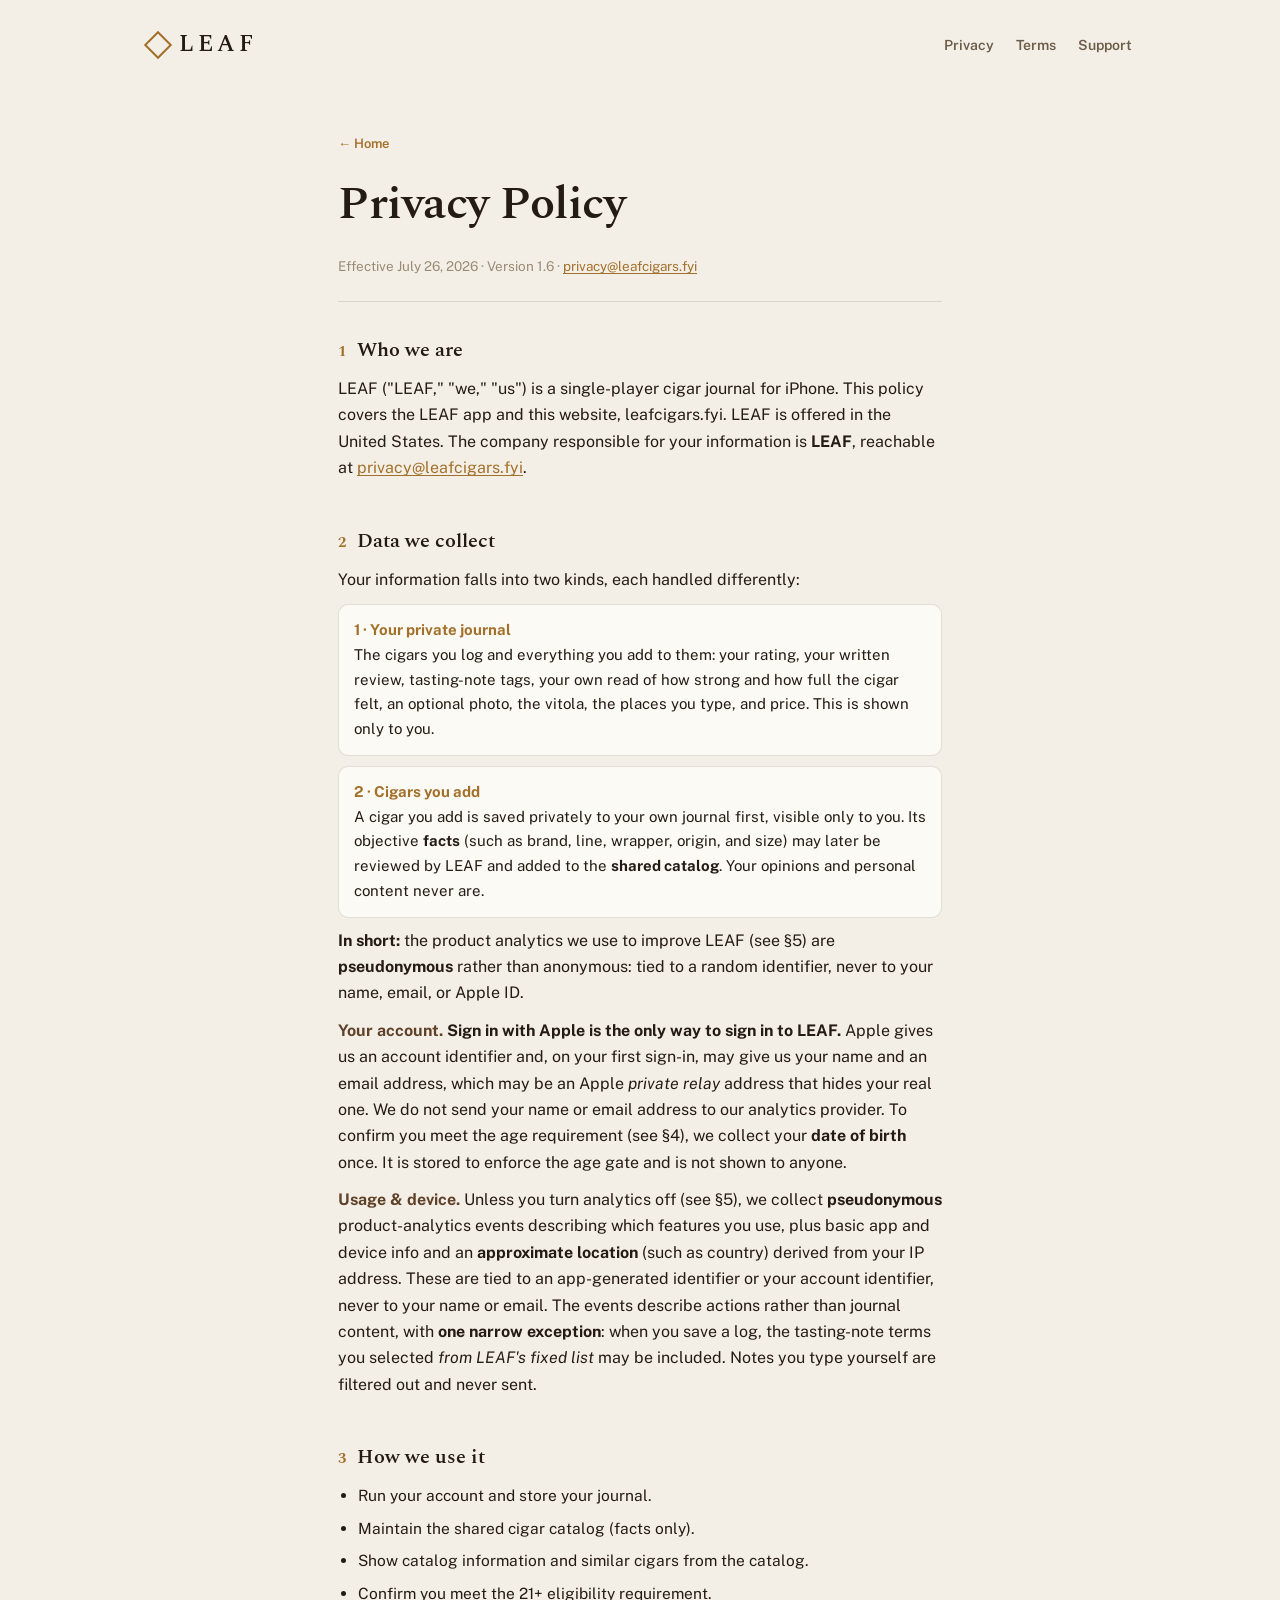
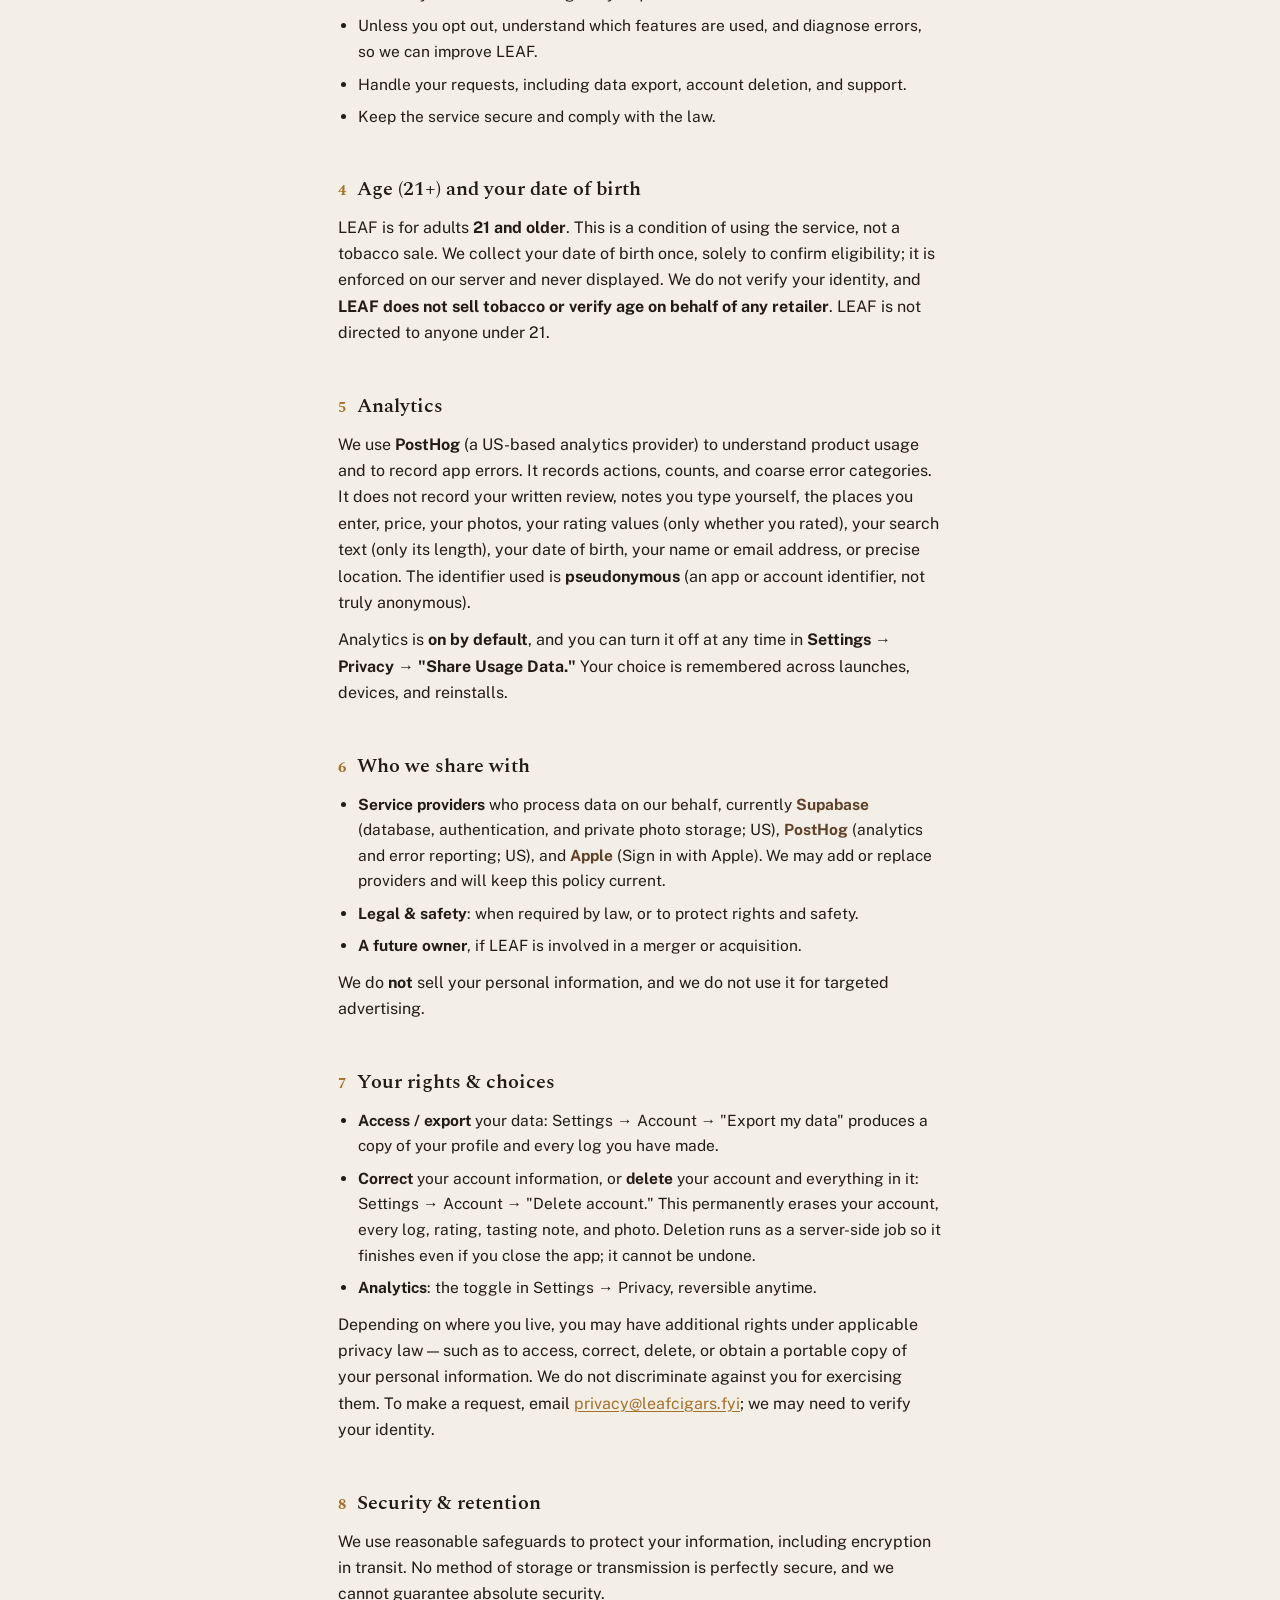
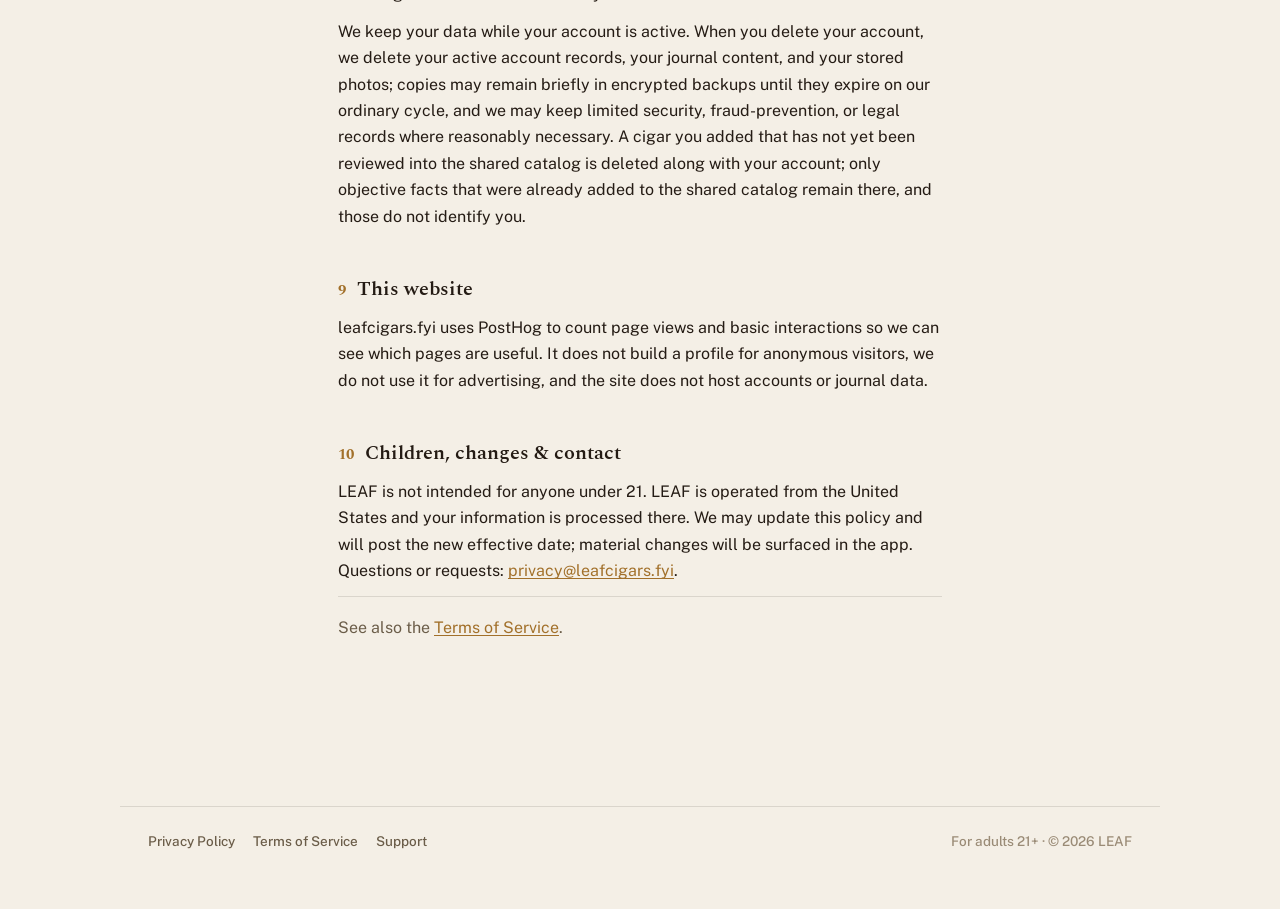
<file: privacy.html>
<!DOCTYPE html>
<html lang="en">
<head>
<meta charset="utf-8" />
<meta name="viewport" content="width=device-width, initial-scale=1" />
<title>Privacy Policy · LEAF</title>
<link rel="icon" type="image/png" sizes="32x32" href="favicon-32.png">
<link rel="icon" type="image/png" sizes="16x16" href="favicon-16.png">
<link rel="apple-touch-icon" sizes="180x180" href="apple-touch-icon.png">
<meta name="description" content="LEAF Privacy Policy: what we collect, why, and who receives it." />
<link rel="stylesheet" href="leaf.css" />
<script src="pa.js"></script>
</head>
<body>

  <header class="nav">
    <a class="brand" href="/"><span class="dia"></span><span class="wm">LEAF</span></a>
    <nav class="links">
      <a href="privacy.html">Privacy</a>
      <a href="terms.html">Terms</a>
      <a href="mailto:support@leafcigars.fyi">Support</a>
    </nav>
  </header>

  <main class="doc">
    <a class="back" href="/">← Home</a>
    <h1>Privacy Policy</h1>
    <p class="meta">Effective July 26, 2026 · Version 1.6 · <a href="mailto:privacy@leafcigars.fyi">privacy@leafcigars.fyi</a></p>
    <hr />

    <section><h2><span class="num">1</span> Who we are</h2>
      <p>LEAF ("LEAF," "we," "us") is a single-player cigar journal for iPhone. This policy covers the LEAF app and this website, leafcigars.fyi. LEAF is offered in the United States. The company responsible for your information is <strong>LEAF</strong>, reachable at <a href="mailto:privacy@leafcigars.fyi">privacy@leafcigars.fyi</a>.</p></section>

    <section><h2><span class="num">2</span> Data we collect</h2>
      <p>Your information falls into two kinds, each handled differently:</p>
      <div class="model"><div class="mh">1 · Your private journal</div>The cigars you log and everything you add to them: your rating, your written review, tasting-note tags, your own read of how strong and how full the cigar felt, an optional photo, the vitola, the places you type, and price. This is shown only to you.</div>
      <div class="model"><div class="mh">2 · Cigars you add</div>A cigar you add is saved privately to your own journal first, visible only to you. Its objective <strong>facts</strong> (such as brand, line, wrapper, origin, and size) may later be reviewed by LEAF and added to the <strong>shared catalog</strong>. Your opinions and personal content never are.</div>
      <p><strong>In short:</strong> the product analytics we use to improve LEAF (see §5) are <strong>pseudonymous</strong> rather than anonymous: tied to a random identifier, never to your name, email, or Apple ID.</p>
      <p><span class="k">Your account.</span> <strong>Sign in with Apple is the only way to sign in to LEAF.</strong> Apple gives us an account identifier and, on your first sign-in, may give us your name and an email address, which may be an Apple <em>private relay</em> address that hides your real one. We do not send your name or email address to our analytics provider. To confirm you meet the age requirement (see §4), we collect your <strong>date of birth</strong> once. It is stored to enforce the age gate and is not shown to anyone.</p>
      <p><span class="k">Usage &amp; device.</span> Unless you turn analytics off (see §5), we collect <strong>pseudonymous</strong> product-analytics events describing which features you use, plus basic app and device info and an <strong>approximate location</strong> (such as country) derived from your IP address. These are tied to an app-generated identifier or your account identifier, never to your name or email. The events describe actions rather than journal content, with <strong>one narrow exception</strong>: when you save a log, the tasting-note terms you selected <em>from LEAF's fixed list</em> may be included. Notes you type yourself are filtered out and never sent.</p></section>

    <section><h2><span class="num">3</span> How we use it</h2>
      <ul>
        <li>Run your account and store your journal.</li>
        <li>Maintain the shared cigar catalog (facts only).</li>
        <li>Show catalog information and similar cigars from the catalog.</li>
        <li>Confirm you meet the 21+ eligibility requirement.</li>
        <li>Unless you opt out, understand which features are used, and diagnose errors, so we can improve LEAF.</li>
        <li>Handle your requests, including data export, account deletion, and support.</li>
        <li>Keep the service secure and comply with the law.</li>
      </ul></section>

    <section><h2><span class="num">4</span> Age (21+) and your date of birth</h2>
      <p>LEAF is for adults <strong>21 and older</strong>. This is a condition of using the service, not a tobacco sale. We collect your date of birth once, solely to confirm eligibility; it is enforced on our server and never displayed. We do not verify your identity, and <strong>LEAF does not sell tobacco or verify age on behalf of any retailer</strong>. LEAF is not directed to anyone under 21.</p></section>

    <section><h2><span class="num">5</span> Analytics</h2>
      <p>We use <strong>PostHog</strong> (a US-based analytics provider) to understand product usage and to record app errors. It records actions, counts, and coarse error categories. It does not record your written review, notes you type yourself, the places you enter, price, your photos, your rating values (only whether you rated), your search text (only its length), your date of birth, your name or email address, or precise location. The identifier used is <strong>pseudonymous</strong> (an app or account identifier, not truly anonymous).</p>
      <p>Analytics is <strong>on by default</strong>, and you can turn it off at any time in <strong>Settings → Privacy → "Share Usage Data."</strong> Your choice is remembered across launches, devices, and reinstalls.</p></section>

    <section><h2><span class="num">6</span> Who we share with</h2>
      <ul>
        <li><strong>Service providers</strong> who process data on our behalf, currently <span class="k">Supabase</span> (database, authentication, and private photo storage; US), <span class="k">PostHog</span> (analytics and error reporting; US), and <span class="k">Apple</span> (Sign in with Apple). We may add or replace providers and will keep this policy current.</li>
        <li><strong>Legal &amp; safety</strong>: when required by law, or to protect rights and safety.</li>
        <li><strong>A future owner</strong>, if LEAF is involved in a merger or acquisition.</li>
      </ul>
      <p>We do <strong>not</strong> sell your personal information, and we do not use it for targeted advertising.</p></section>

    <section><h2><span class="num">7</span> Your rights &amp; choices</h2>
      <ul>
        <li><strong>Access / export</strong> your data: Settings → Account → "Export my data" produces a copy of your profile and every log you have made.</li>
        <li><strong>Correct</strong> your account information, or <strong>delete</strong> your account and everything in it: Settings → Account → "Delete account." This permanently erases your account, every log, rating, tasting note, and photo. Deletion runs as a server-side job so it finishes even if you close the app; it cannot be undone.</li>
        <li><strong>Analytics</strong>: the toggle in Settings → Privacy, reversible anytime.</li>
      </ul>
      <p>Depending on where you live, you may have additional rights under applicable privacy law — such as to access, correct, delete, or obtain a portable copy of your personal information. We do not discriminate against you for exercising them. To make a request, email <a href="mailto:privacy@leafcigars.fyi">privacy@leafcigars.fyi</a>; we may need to verify your identity.</p></section>

    <section><h2><span class="num">8</span> Security &amp; retention</h2>
      <p>We use reasonable safeguards to protect your information, including encryption in transit. No method of storage or transmission is perfectly secure, and we cannot guarantee absolute security.</p>
      <p>We keep your data while your account is active. When you delete your account, we delete your active account records, your journal content, and your stored photos; copies may remain briefly in encrypted backups until they expire on our ordinary cycle, and we may keep limited security, fraud-prevention, or legal records where reasonably necessary. A cigar you added that has not yet been reviewed into the shared catalog is deleted along with your account; only objective facts that were already added to the shared catalog remain there, and those do not identify you.</p></section>

    <section><h2><span class="num">9</span> This website</h2>
      <p>leafcigars.fyi uses PostHog to count page views and basic interactions so we can see which pages are useful. It does not build a profile for anonymous visitors, we do not use it for advertising, and the site does not host accounts or journal data.</p></section>

    <section><h2><span class="num">10</span> Children, changes &amp; contact</h2>
      <p>LEAF is not intended for anyone under 21. LEAF is operated from the United States and your information is processed there. We may update this policy and will post the new effective date; material changes will be surfaced in the app. Questions or requests: <a href="mailto:privacy@leafcigars.fyi">privacy@leafcigars.fyi</a>.</p></section>

    <p class="crosslink">See also the <a href="terms.html">Terms of Service</a>.</p>
  </main>

  <footer class="foot">
    <div><a href="privacy.html">Privacy Policy</a><a href="terms.html">Terms of Service</a><a href="mailto:support@leafcigars.fyi">Support</a></div>
    <div>For adults 21+ · © 2026 LEAF</div>
  </footer>

</body>
</html>
</file>
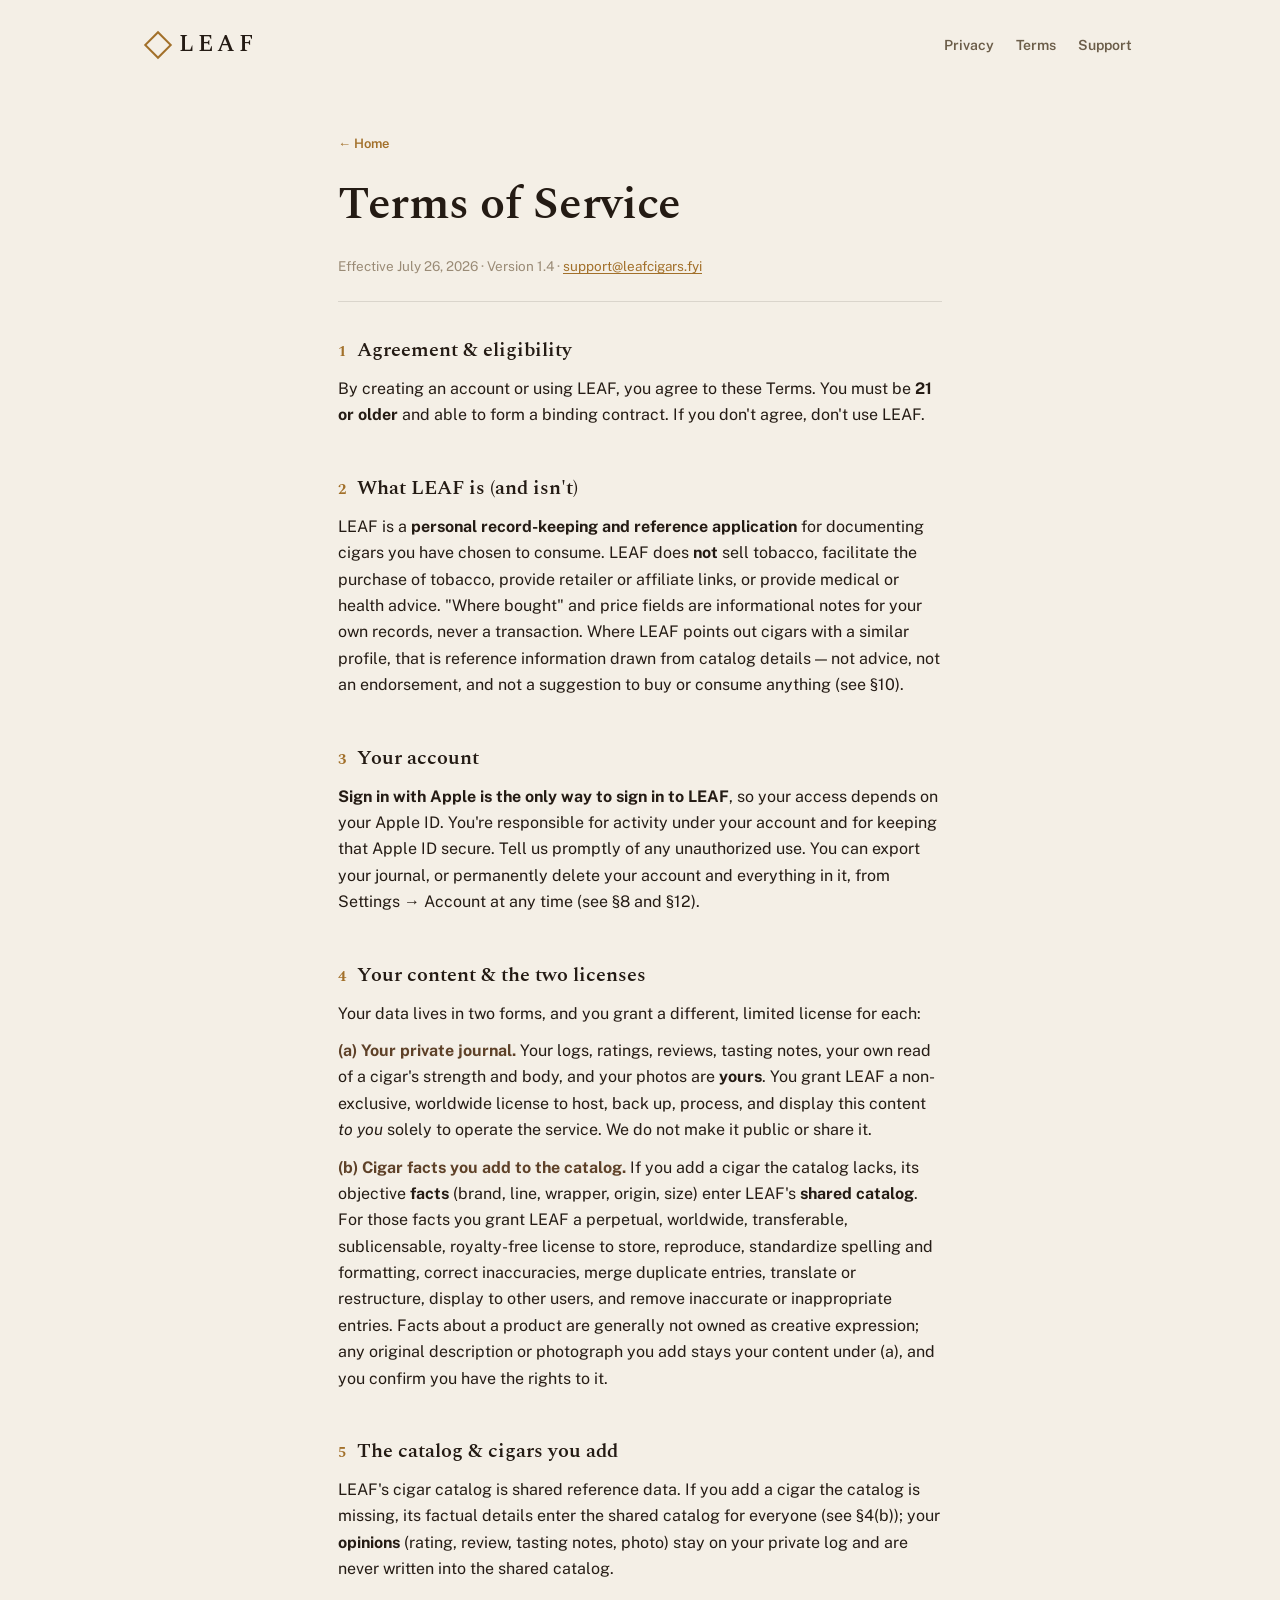
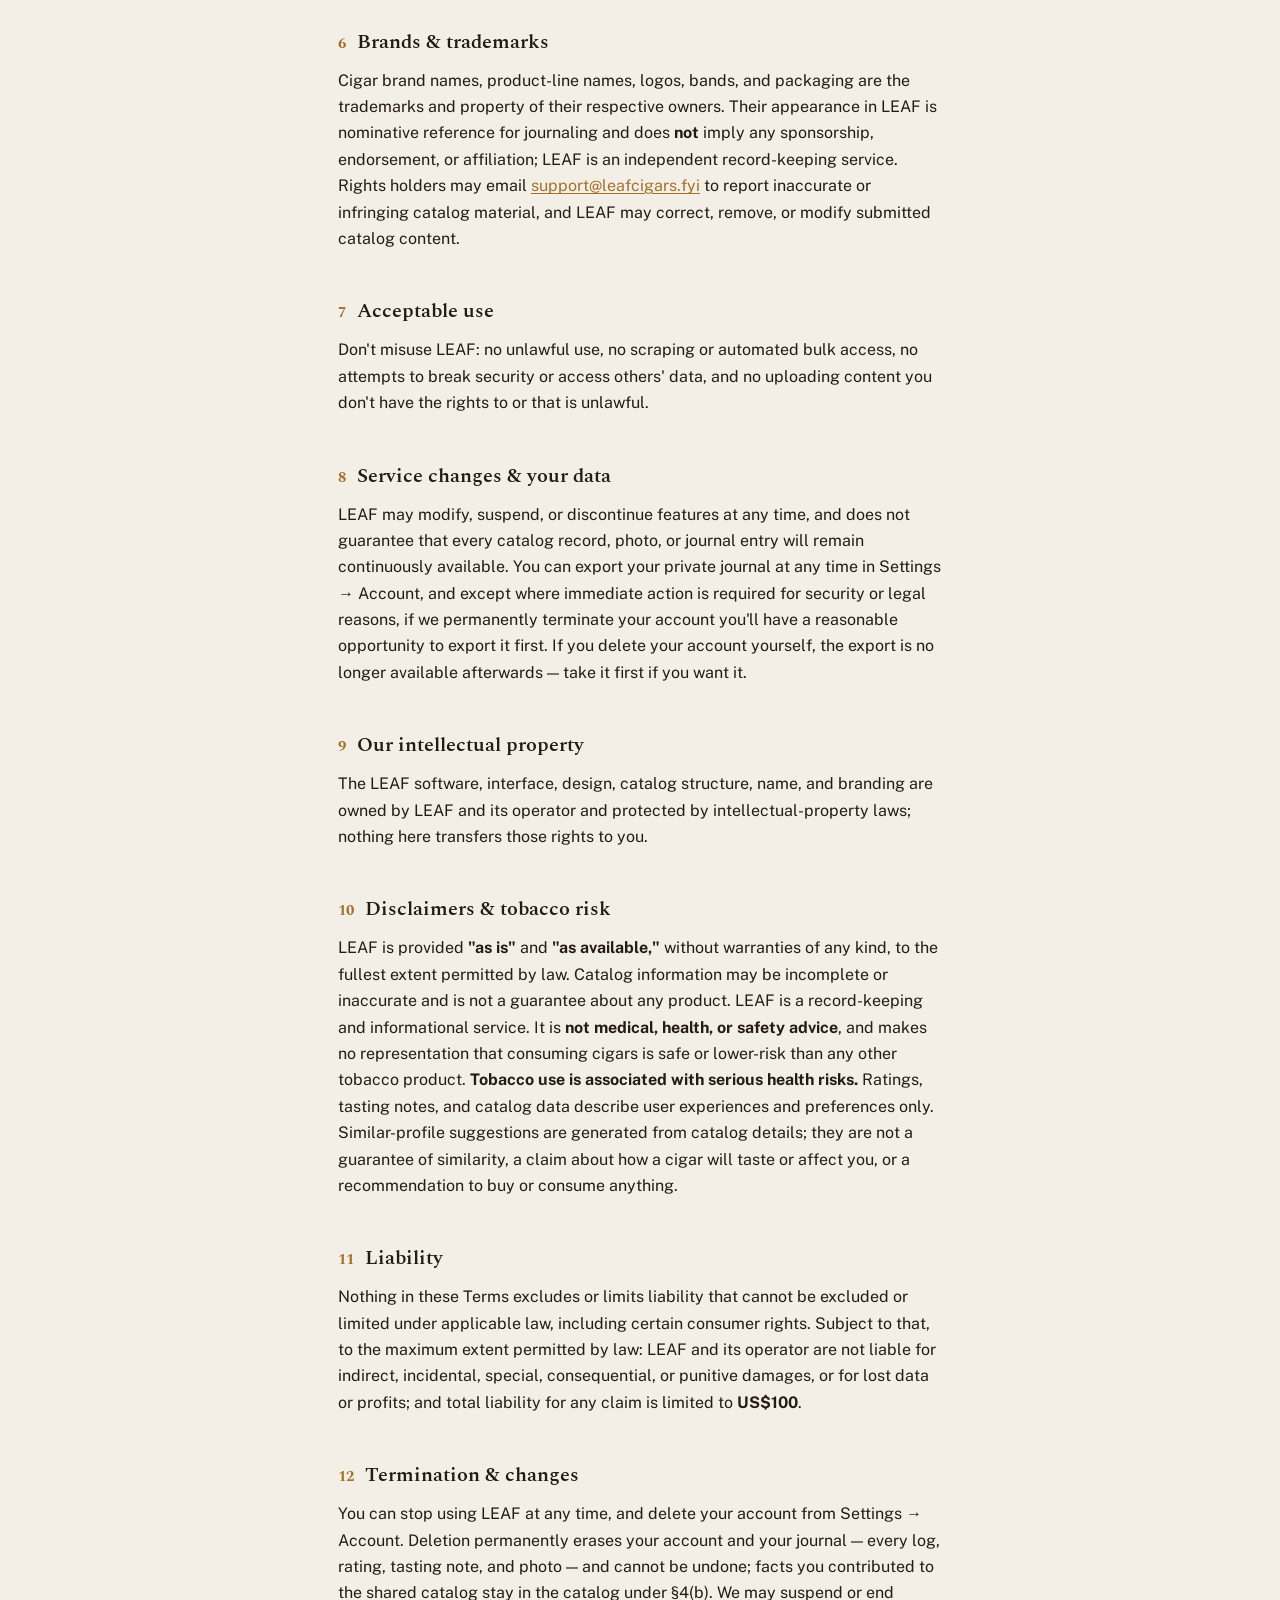
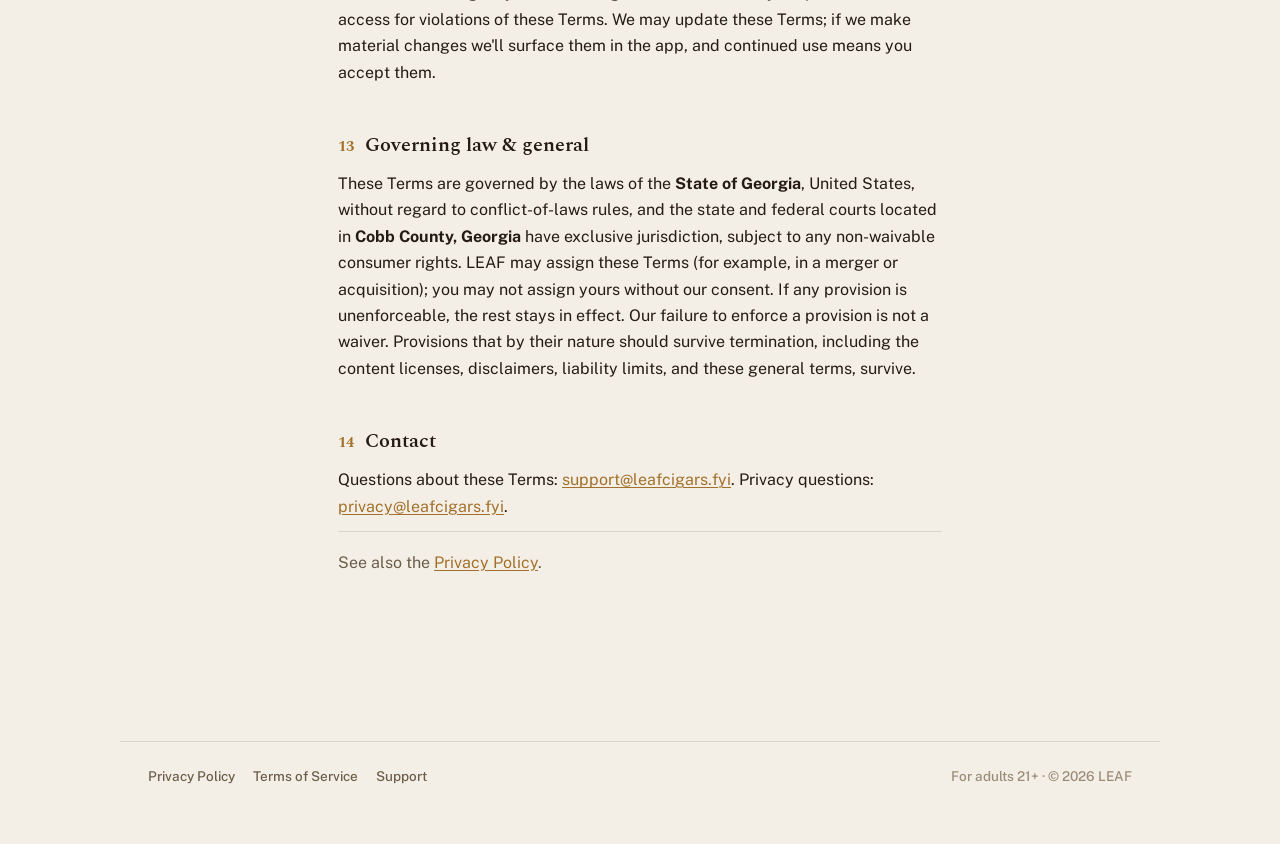
<file: terms.html>
<!DOCTYPE html>
<html lang="en">
<head>
<meta charset="utf-8" />
<meta name="viewport" content="width=device-width, initial-scale=1" />
<title>Terms of Service · LEAF</title>
<link rel="icon" type="image/png" sizes="32x32" href="favicon-32.png">
<link rel="icon" type="image/png" sizes="16x16" href="favicon-16.png">
<link rel="apple-touch-icon" sizes="180x180" href="apple-touch-icon.png">
<meta name="description" content="LEAF Terms of Service: the agreement between you and LEAF for using the app." />
<link rel="stylesheet" href="leaf.css" />
<script src="pa.js"></script>
</head>
<body>

  <header class="nav">
    <a class="brand" href="/"><span class="dia"></span><span class="wm">LEAF</span></a>
    <nav class="links">
      <a href="privacy.html">Privacy</a>
      <a href="terms.html">Terms</a>
      <a href="mailto:support@leafcigars.fyi">Support</a>
    </nav>
  </header>

  <main class="doc">
    <a class="back" href="/">← Home</a>
    <h1>Terms of Service</h1>
    <p class="meta">Effective July 26, 2026 · Version 1.4 · <a href="mailto:support@leafcigars.fyi">support@leafcigars.fyi</a></p>
    <hr />

    <section><h2><span class="num">1</span> Agreement &amp; eligibility</h2>
      <p>By creating an account or using LEAF, you agree to these Terms. You must be <strong>21 or older</strong> and able to form a binding contract. If you don't agree, don't use LEAF.</p></section>

    <section><h2><span class="num">2</span> What LEAF is (and isn't)</h2>
      <p>LEAF is a <strong>personal record-keeping and reference application</strong> for documenting cigars you have chosen to consume. LEAF does <strong>not</strong> sell tobacco, facilitate the purchase of tobacco, provide retailer or affiliate links, or provide medical or health advice. "Where bought" and price fields are informational notes for your own records, never a transaction. Where LEAF points out cigars with a similar profile, that is reference information drawn from catalog details — not advice, not an endorsement, and not a suggestion to buy or consume anything (see §10).</p></section>

    <section><h2><span class="num">3</span> Your account</h2>
      <p><strong>Sign in with Apple is the only way to sign in to LEAF</strong>, so your access depends on your Apple ID. You're responsible for activity under your account and for keeping that Apple ID secure. Tell us promptly of any unauthorized use. You can export your journal, or permanently delete your account and everything in it, from Settings → Account at any time (see §8 and §12).</p></section>

    <section><h2><span class="num">4</span> Your content &amp; the two licenses</h2>
      <p>Your data lives in two forms, and you grant a different, limited license for each:</p>
      <p><span class="k">(a) Your private journal.</span> Your logs, ratings, reviews, tasting notes, your own read of a cigar's strength and body, and your photos are <strong>yours</strong>. You grant LEAF a non-exclusive, worldwide license to host, back up, process, and display this content <em>to you</em> solely to operate the service. We do not make it public or share it.</p>
      <p><span class="k">(b) Cigar facts you add to the catalog.</span> If you add a cigar the catalog lacks, its objective <strong>facts</strong> (brand, line, wrapper, origin, size) enter LEAF's <strong>shared catalog</strong>. For those facts you grant LEAF a perpetual, worldwide, transferable, sublicensable, royalty-free license to store, reproduce, standardize spelling and formatting, correct inaccuracies, merge duplicate entries, translate or restructure, display to other users, and remove inaccurate or inappropriate entries. Facts about a product are generally not owned as creative expression; any original description or photograph you add stays your content under (a), and you confirm you have the rights to it.</p></section>

    <section><h2><span class="num">5</span> The catalog &amp; cigars you add</h2>
      <p>LEAF's cigar catalog is shared reference data. If you add a cigar the catalog is missing, its factual details enter the shared catalog for everyone (see §4(b)); your <strong>opinions</strong> (rating, review, tasting notes, photo) stay on your private log and are never written into the shared catalog.</p></section>

    <section><h2><span class="num">6</span> Brands &amp; trademarks</h2>
      <p>Cigar brand names, product-line names, logos, bands, and packaging are the trademarks and property of their respective owners. Their appearance in LEAF is nominative reference for journaling and does <strong>not</strong> imply any sponsorship, endorsement, or affiliation; LEAF is an independent record-keeping service. Rights holders may email <a href="mailto:support@leafcigars.fyi">support@leafcigars.fyi</a> to report inaccurate or infringing catalog material, and LEAF may correct, remove, or modify submitted catalog content.</p></section>

    <section><h2><span class="num">7</span> Acceptable use</h2>
      <p>Don't misuse LEAF: no unlawful use, no scraping or automated bulk access, no attempts to break security or access others' data, and no uploading content you don't have the rights to or that is unlawful.</p></section>

    <section><h2><span class="num">8</span> Service changes &amp; your data</h2>
      <p>LEAF may modify, suspend, or discontinue features at any time, and does not guarantee that every catalog record, photo, or journal entry will remain continuously available. You can export your private journal at any time in Settings → Account, and except where immediate action is required for security or legal reasons, if we permanently terminate your account you'll have a reasonable opportunity to export it first. If you delete your account yourself, the export is no longer available afterwards — take it first if you want it.</p></section>

    <section><h2><span class="num">9</span> Our intellectual property</h2>
      <p>The LEAF software, interface, design, catalog structure, name, and branding are owned by LEAF and its operator and protected by intellectual-property laws; nothing here transfers those rights to you.</p></section>

    <section><h2><span class="num">10</span> Disclaimers &amp; tobacco risk</h2>
      <p>LEAF is provided <strong>"as is"</strong> and <strong>"as available,"</strong> without warranties of any kind, to the fullest extent permitted by law. Catalog information may be incomplete or inaccurate and is not a guarantee about any product. LEAF is a record-keeping and informational service. It is <strong>not medical, health, or safety advice</strong>, and makes no representation that consuming cigars is safe or lower-risk than any other tobacco product. <strong>Tobacco use is associated with serious health risks.</strong> Ratings, tasting notes, and catalog data describe user experiences and preferences only. Similar-profile suggestions are generated from catalog details; they are not a guarantee of similarity, a claim about how a cigar will taste or affect you, or a recommendation to buy or consume anything.</p></section>

    <section><h2><span class="num">11</span> Liability</h2>
      <p>Nothing in these Terms excludes or limits liability that cannot be excluded or limited under applicable law, including certain consumer rights. Subject to that, to the maximum extent permitted by law: LEAF and its operator are not liable for indirect, incidental, special, consequential, or punitive damages, or for lost data or profits; and total liability for any claim is limited to <strong>US$100</strong>.</p></section>

    <section><h2><span class="num">12</span> Termination &amp; changes</h2>
      <p>You can stop using LEAF at any time, and delete your account from Settings → Account. Deletion permanently erases your account and your journal — every log, rating, tasting note, and photo — and cannot be undone; facts you contributed to the shared catalog stay in the catalog under §4(b). We may suspend or end access for violations of these Terms. We may update these Terms; if we make material changes we'll surface them in the app, and continued use means you accept them.</p></section>

    <section><h2><span class="num">13</span> Governing law &amp; general</h2>
      <p>These Terms are governed by the laws of the <strong>State of Georgia</strong>, United States, without regard to conflict-of-laws rules, and the state and federal courts located in <strong>Cobb County, Georgia</strong> have exclusive jurisdiction, subject to any non-waivable consumer rights. LEAF may assign these Terms (for example, in a merger or acquisition); you may not assign yours without our consent. If any provision is unenforceable, the rest stays in effect. Our failure to enforce a provision is not a waiver. Provisions that by their nature should survive termination, including the content licenses, disclaimers, liability limits, and these general terms, survive.</p></section>

    <section><h2><span class="num">14</span> Contact</h2>
      <p>Questions about these Terms: <a href="mailto:support@leafcigars.fyi">support@leafcigars.fyi</a>. Privacy questions: <a href="mailto:privacy@leafcigars.fyi">privacy@leafcigars.fyi</a>.</p></section>

    <p class="crosslink">See also the <a href="privacy.html">Privacy Policy</a>.</p>
  </main>

  <footer class="foot">
    <div><a href="privacy.html">Privacy Policy</a><a href="terms.html">Terms of Service</a><a href="mailto:support@leafcigars.fyi">Support</a></div>
    <div>For adults 21+ · © 2026 LEAF</div>
  </footer>

</body>
</html>
</file>
<file: leaf.css>
/* LEAF — leafcigars.fyi shared styles (Cedar) */
@import url('https://fonts.googleapis.com/css2?family=Spectral:ital,wght@0,400;0,500;0,600;0,700;1,400;1,500&family=Public+Sans:wght@400;500;600;700;800&display=swap');

:root{
  --paper:#F4EFE6; --card:#FCFAF4; --ink:#241B14; --stone:#6B5D49;
  --muted:#9A8B76; --amber:#A2702A; --tobacco:#5E4128; --ember:#DE6A1E;
  --danger:#9C4230; --line:rgba(36,27,20,0.12);
  --serif:'Spectral',Georgia,serif; --sans:'Public Sans',-apple-system,Segoe UI,sans-serif;
}
*{box-sizing:border-box;}
html{scroll-behavior:smooth;}
body{margin:0;background:var(--paper);color:var(--ink);font-family:var(--sans);
  line-height:1.65;-webkit-font-smoothing:antialiased;}
a{color:var(--amber);text-underline-offset:2px;}

/* header */
.nav{max-width:1040px;margin:0 auto;padding:26px 28px;display:flex;align-items:center;justify-content:space-between;gap:20px;}
.brand{display:flex;align-items:center;gap:11px;text-decoration:none;}
.brand .dia{width:20px;height:20px;border:2.4px solid var(--amber);transform:rotate(45deg);flex:none;}
.brand .wm{font-family:var(--serif);font-weight:600;font-size:23px;letter-spacing:0.18em;color:var(--ink);}
.nav .links{display:flex;gap:22px;font:600 14px var(--sans);}
.nav .links a{color:var(--stone);text-decoration:none;}
.nav .links a:hover{color:var(--amber);}

/* homepage */
.hero{max-width:1040px;margin:0 auto;padding:56px 28px 40px;display:grid;grid-template-columns:1.15fr 0.85fr;gap:48px;align-items:center;}
@media(max-width:760px){.hero{grid-template-columns:1fr;gap:36px;padding-top:32px;}}
.hero .eyebrow{font:700 12px var(--sans);letter-spacing:0.22em;text-transform:uppercase;color:var(--amber);}
.hero h1{font-family:var(--serif);font-weight:600;font-size:clamp(40px,6.4vw,68px);line-height:1.02;letter-spacing:-0.015em;margin:18px 0 0;text-wrap:balance;}
.hero .tag{font-family:var(--serif);font-style:italic;font-size:clamp(19px,2.4vw,23px);color:var(--stone);margin:18px 0 0;max-width:34ch;}
.hero .sub{font-size:17px;color:#5A4E3E;margin:16px 0 0;max-width:46ch;}
.cta{margin-top:28px;display:flex;align-items:center;gap:16px;flex-wrap:wrap;}
.pill{display:inline-flex;align-items:center;gap:9px;background:var(--ink);color:var(--paper);font:600 14px var(--sans);padding:12px 20px;border-radius:999px;text-decoration:none;}
.pill .dot{width:7px;height:7px;border-radius:999px;background:var(--ember);}
.cta .note{font:500 13px var(--sans);color:var(--muted);}

/* ember icon mark */
.icon{width:200px;height:200px;border-radius:44px;background:#201510;display:flex;align-items:center;justify-content:center;box-shadow:0 30px 60px -28px rgba(28,18,8,0.55);margin:0 auto;}
.icon .r1{width:75%;height:75%;border-radius:50%;background:var(--tobacco);display:flex;align-items:center;justify-content:center;}
.icon .r2{width:78%;height:78%;border-radius:50%;background:#EAE0C9;display:flex;align-items:center;justify-content:center;}
.icon .r3{width:71%;height:71%;border-radius:50%;background:var(--ember);display:flex;align-items:center;justify-content:center;}
.icon .dia{width:26%;height:26%;background:var(--paper);transform:rotate(45deg);}

/* feature band */
.band{background:var(--card);border-top:1px solid var(--line);border-bottom:1px solid var(--line);margin-top:36px;}
.feats{max-width:1040px;margin:0 auto;padding:52px 28px;display:grid;grid-template-columns:repeat(3,1fr);gap:34px;}
@media(max-width:760px){.feats{grid-template-columns:1fr;gap:26px;}}
.feat h3{font-family:var(--serif);font-weight:600;font-size:21px;margin:0 0 6px;}
.feat p{font-size:15px;color:#5A4E3E;margin:0;}
.feat .k{font:700 11px var(--sans);letter-spacing:0.16em;text-transform:uppercase;color:var(--amber);}

.closing{max-width:720px;margin:0 auto;padding:64px 28px 20px;text-align:center;}
.closing p{font-family:var(--serif);font-style:italic;font-size:clamp(20px,3vw,26px);color:var(--ink);line-height:1.4;}

/* footer */
.foot{max-width:1040px;margin:44px auto 0;padding:26px 28px 60px;border-top:1px solid var(--line);
  display:flex;align-items:center;justify-content:space-between;gap:16px;flex-wrap:wrap;font:500 13.5px var(--sans);color:var(--muted);}
.foot a{color:var(--stone);text-decoration:none;margin-right:18px;}
.foot a:hover{color:var(--amber);}

/* legal document pages */
.doc{max-width:66ch;margin:0 auto;padding:40px 28px 110px;}
.doc .back{display:inline-block;font:600 13px var(--sans);color:var(--amber);text-decoration:none;margin-bottom:10px;}
.doc h1{font-family:var(--serif);font-weight:600;font-size:clamp(32px,5vw,46px);letter-spacing:-0.01em;margin:6px 0 0;}
.doc .meta{margin-top:12px;font-size:13.5px;color:var(--muted);}
.doc hr{border:none;border-top:1px solid var(--line);margin:24px 0 0;}
.doc section{padding-top:32px;}
.doc h2{font-family:var(--serif);font-weight:600;font-size:20px;margin:0 0 9px;display:flex;gap:11px;align-items:baseline;}
.doc h2 .num{color:var(--amber);font-size:15px;font-weight:700;flex:none;font-variant-numeric:tabular-nums;}
.doc p{margin:0 0 11px;font-size:16px;}
.doc ul{margin:4px 0 11px;padding-left:20px;}
.doc li{margin:0 0 7px;font-size:15.5px;}
.doc strong{color:var(--ink);}
.k{font-weight:700;color:var(--tobacco);}
.model{background:var(--card);border:1px solid var(--line);border-radius:10px;padding:13px 15px;margin:10px 0;font-size:15px;}
.model .mh{font-weight:700;color:var(--amber);}
.crosslink{margin-top:40px;padding-top:18px;border-top:1px solid var(--line);font-size:14px;color:var(--stone);}
</file>
